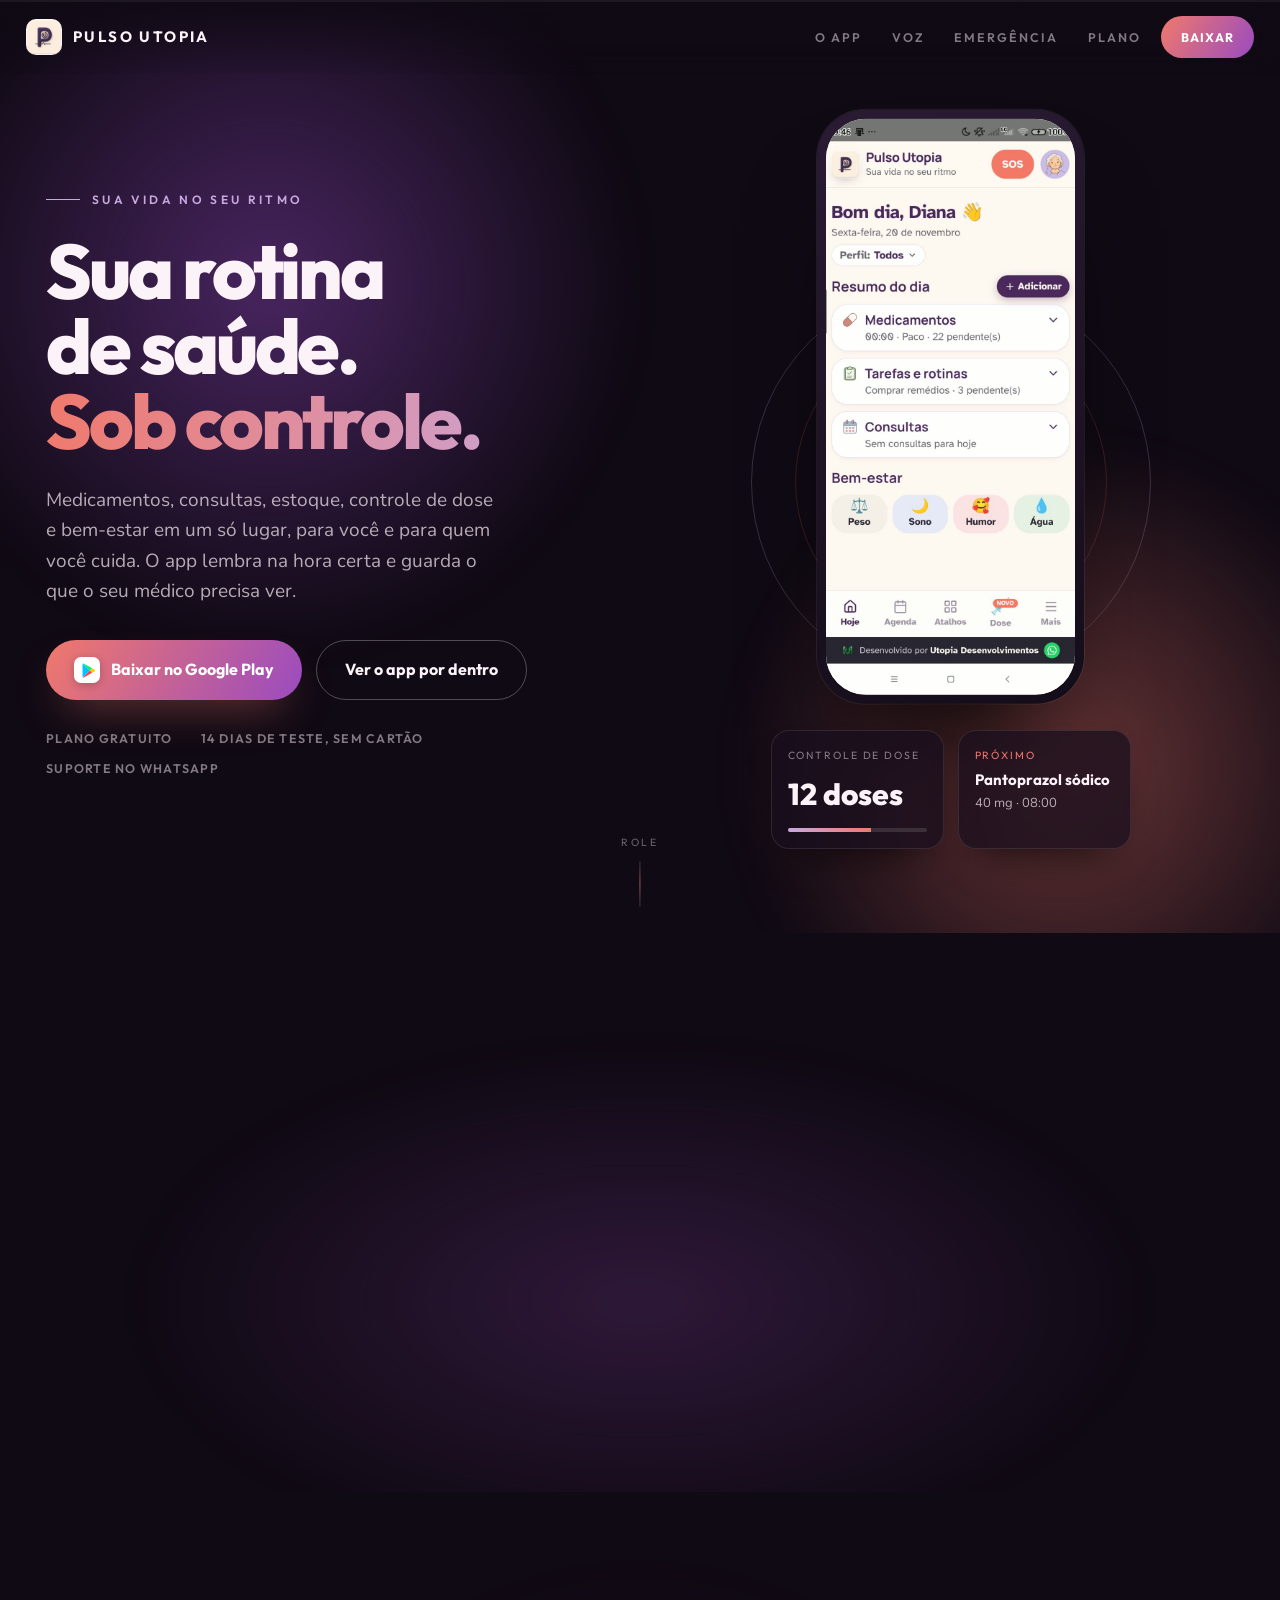
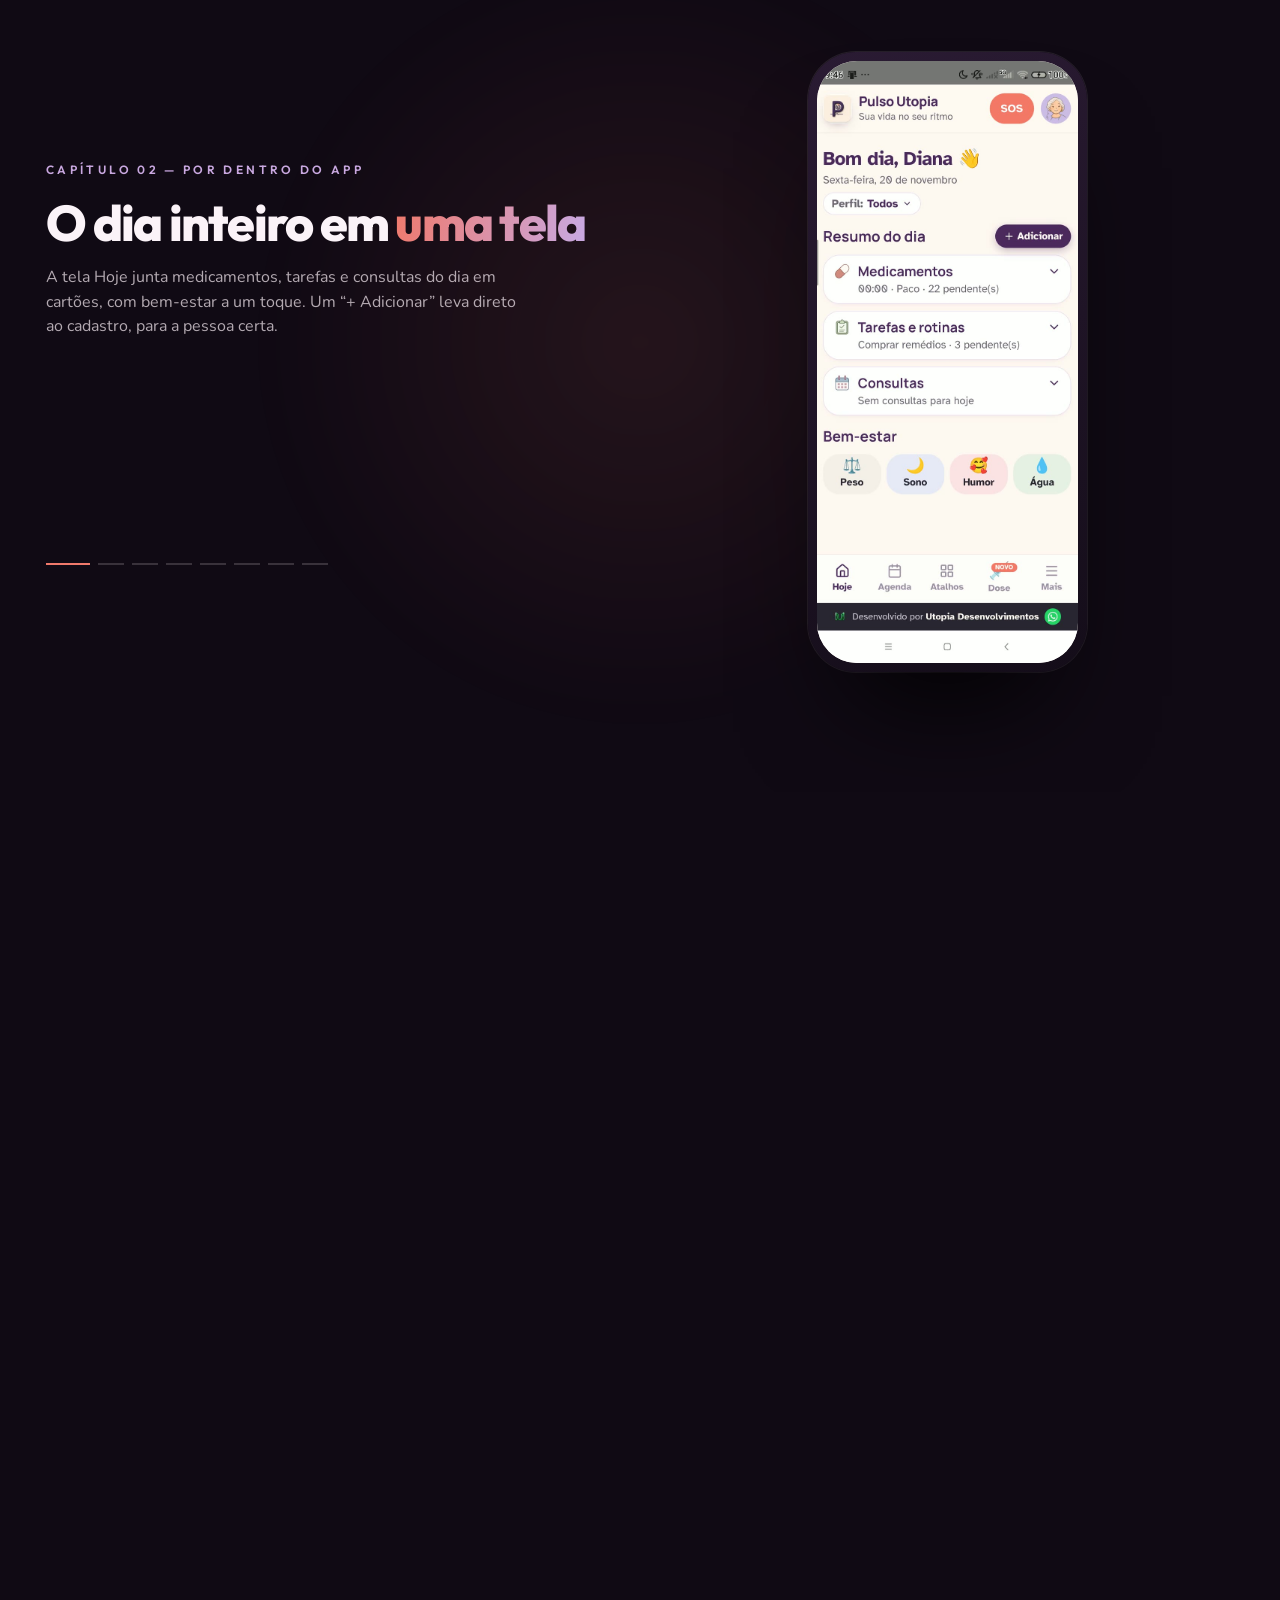
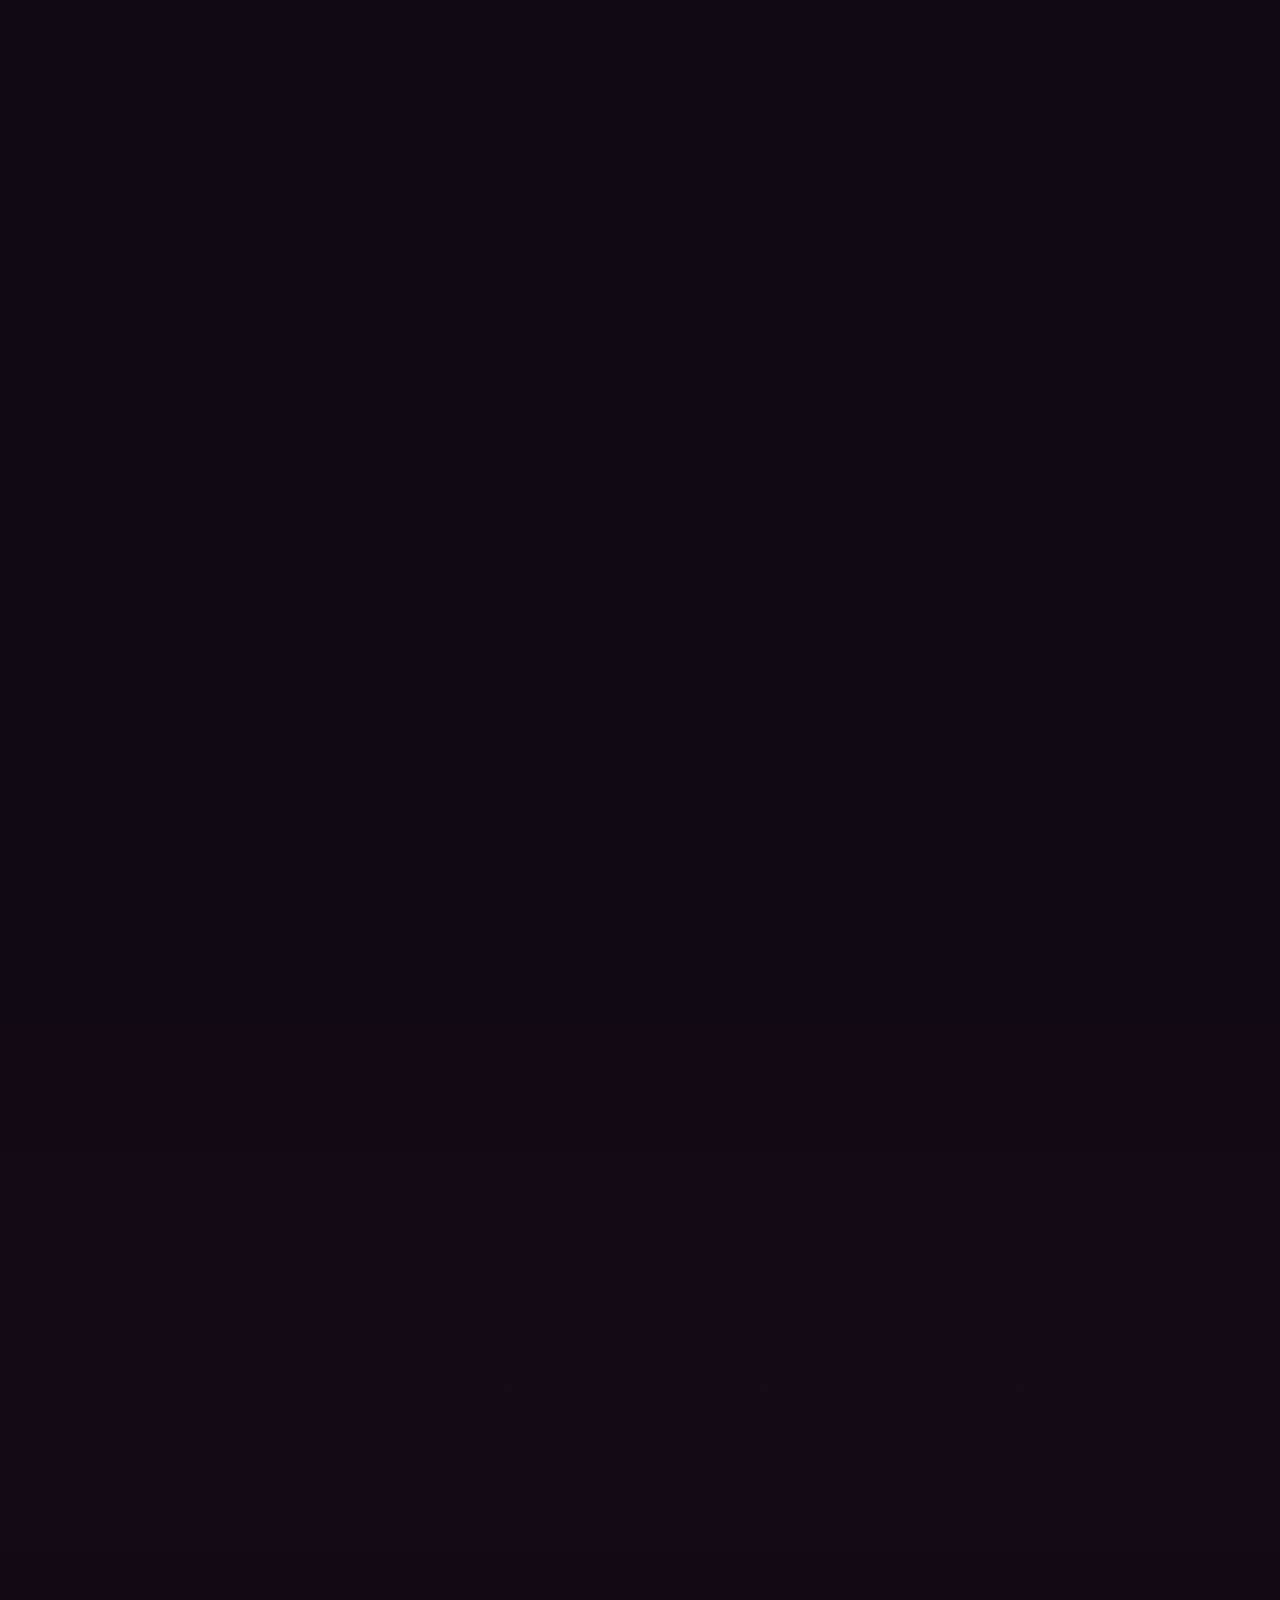
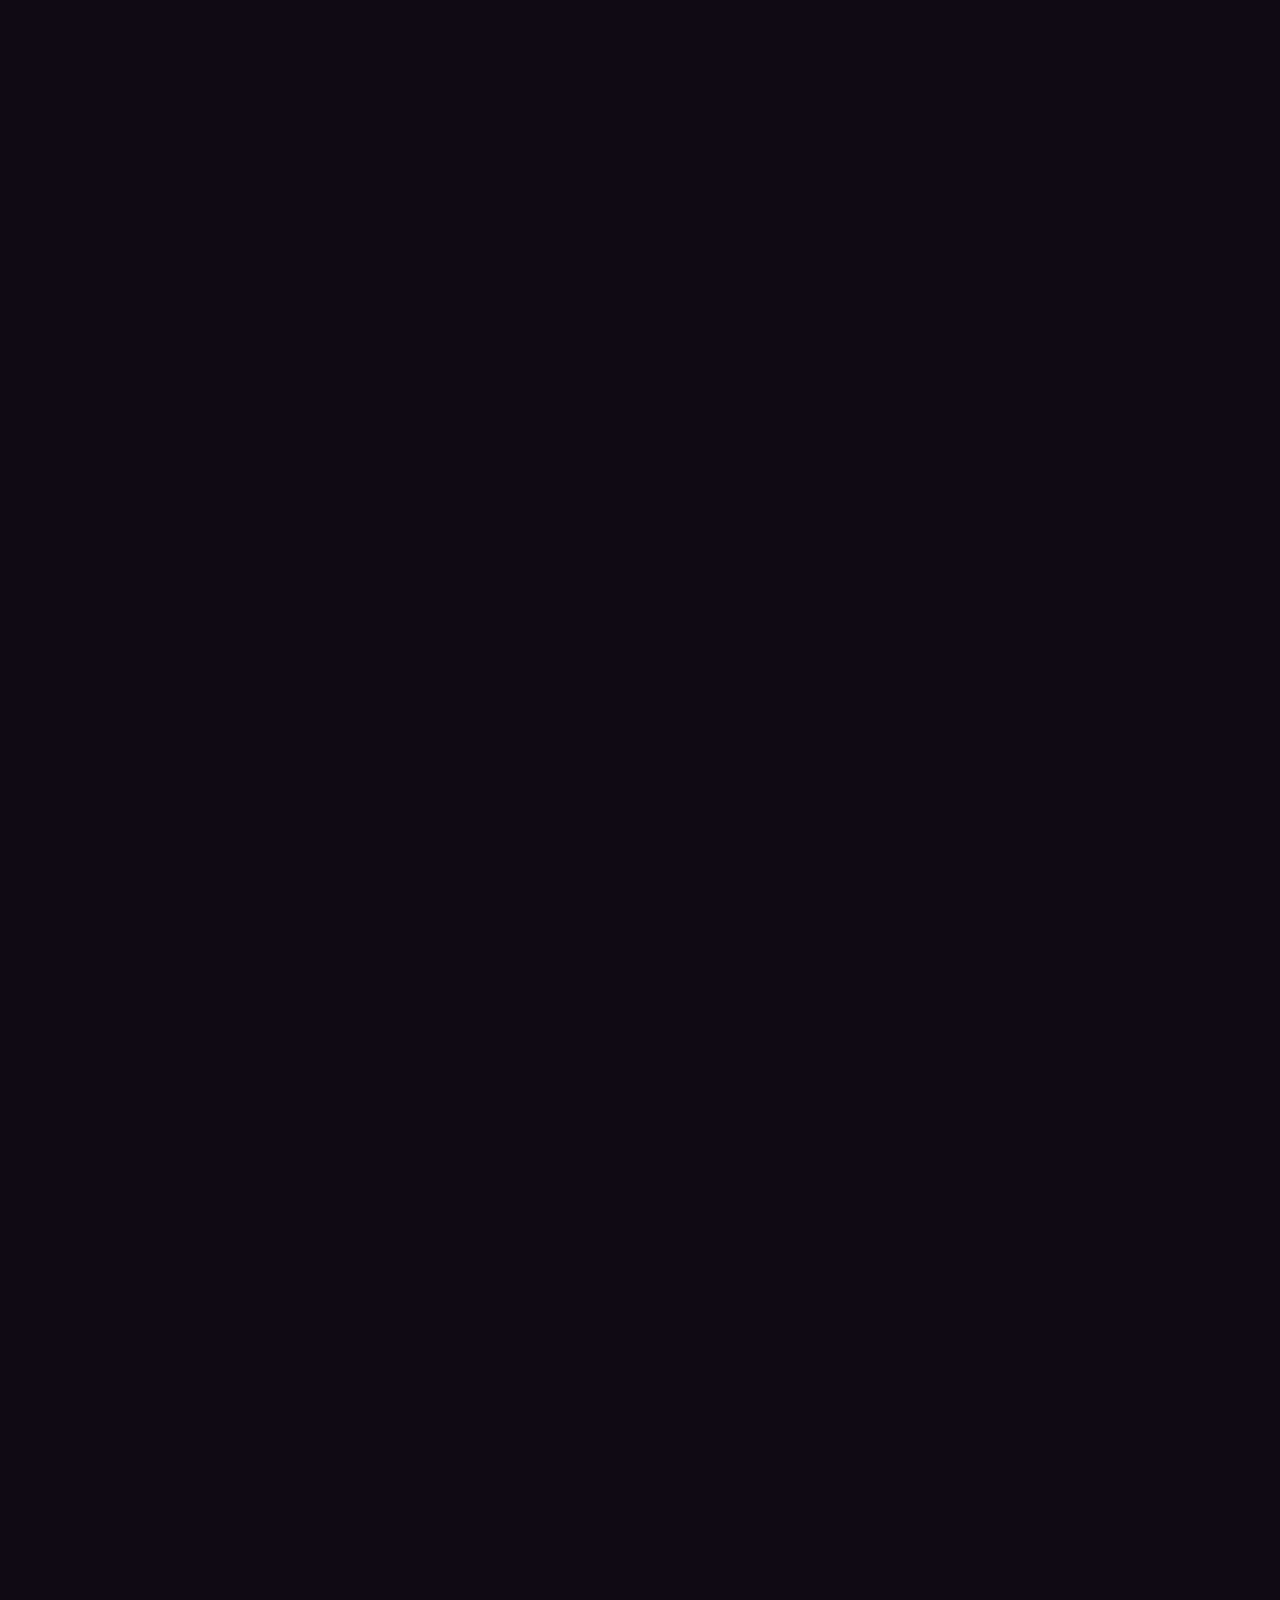
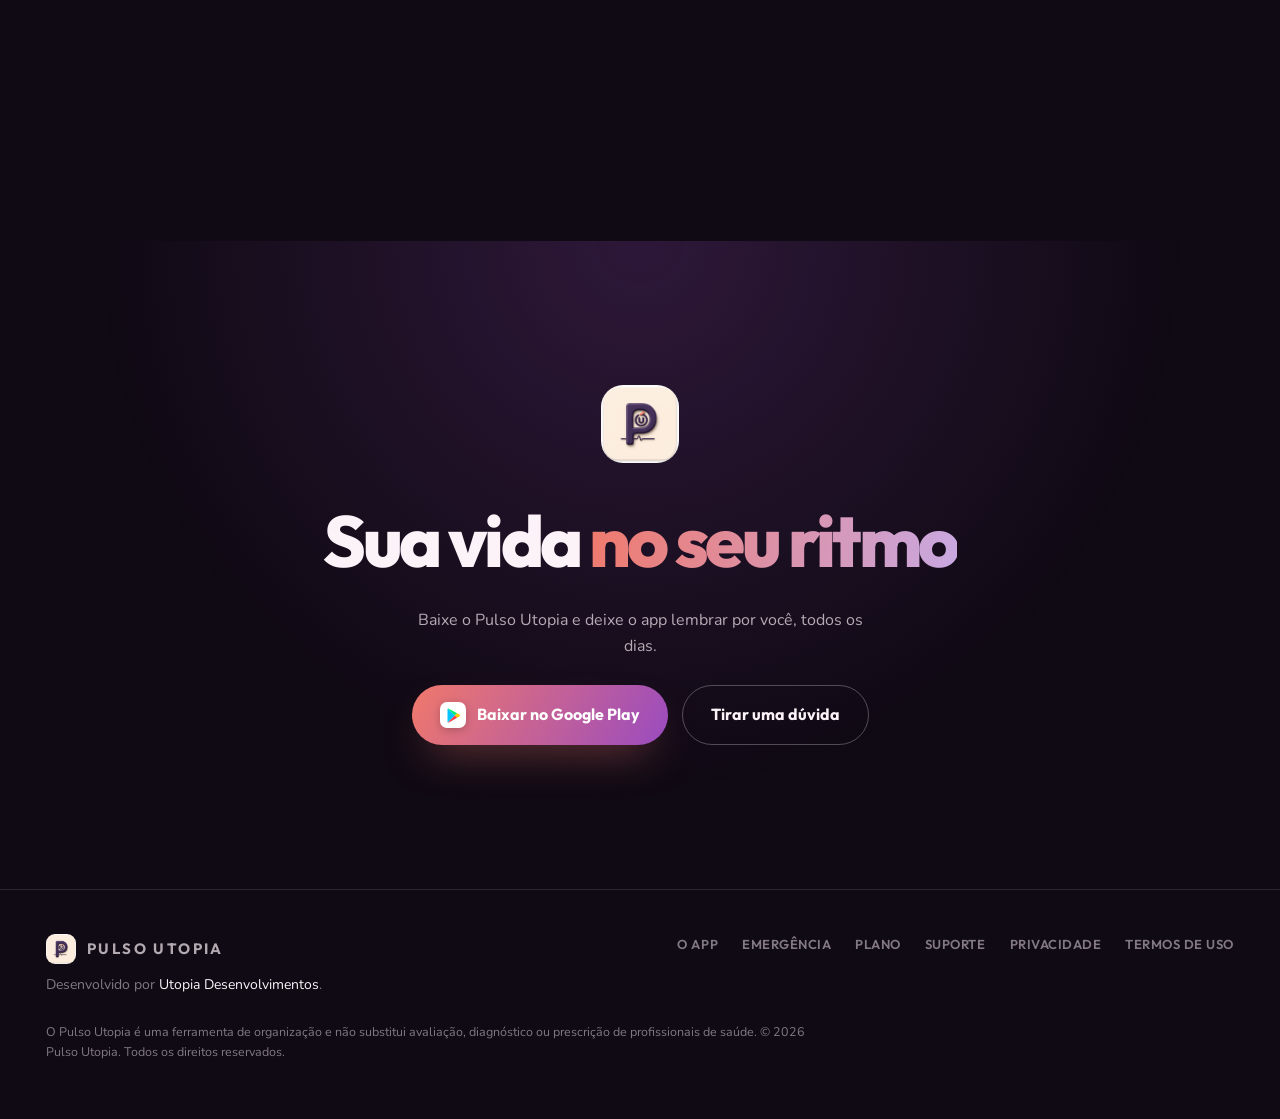
<file: index.html>
<!doctype html>
<html lang="pt-BR">
<head>
<meta charset="utf-8" />
<meta name="viewport" content="width=device-width, initial-scale=1" />
<title>Pulso Utopia — Sua rotina de saúde, sob controle | App de medicamentos, agenda e bem-estar</title>
<meta name="description" content="O Pulso Utopia organiza medicamentos, horários, estoque, controle de dose (para quem usa Tirzepatida, semaglutida, Mounjaro, Ozempic e outros), consultas, tarefas e bem-estar em um só app, com lembretes que falam, perfis para a família, assistente, botão SOS e relatórios em PDF. Plano gratuito, 14 dias de teste sem cartão e assinatura de R$ 14,99/mês." />
<meta name="keywords" content="app de lembrete de medicamentos, controle de remédios, controle de dose, controle de dose tirzepatida, controle de dose semaglutida, app Mounjaro, app Ozempic, estoque de medicamentos, adesão ao tratamento, agenda de consultas, cuidador, perfis da família, botão SOS, relatório de adesão PDF, Pulso Utopia" />
<meta name="author" content="Utopia Desenvolvimentos" />
<meta name="robots" content="index, follow, max-image-preview:large" />
<meta name="theme-color" content="#100A14" />
<link rel="canonical" href="https://pulso.utopiadesenvolvimentos.com.br/" />

<meta property="og:type" content="website" />
<meta property="og:locale" content="pt_BR" />
<meta property="og:site_name" content="Pulso Utopia" />
<meta property="og:title" content="Pulso Utopia — Sua vida no seu ritmo" />
<meta property="og:description" content="Medicamentos, consultas, bem-estar e emergência em um só app. Lembretes na hora certa e relatórios prontos para o seu médico." />
<meta property="og:url" content="https://pulso.utopiadesenvolvimentos.com.br/" />
<meta property="og:image" content="https://pulso.utopiadesenvolvimentos.com.br/assets/pulso-dashboard.png" />
<meta name="twitter:card" content="summary_large_image" />
<meta name="twitter:title" content="Pulso Utopia — Sua vida no seu ritmo" />
<meta name="twitter:description" content="Medicamentos, consultas, bem-estar e emergência em um só app." />
<meta name="twitter:image" content="https://pulso.utopiadesenvolvimentos.com.br/assets/pulso-dashboard.png" />

<link rel="icon" href="assets/favicon.svg" type="image/svg+xml" />
<link rel="apple-touch-icon" href="assets/pulso-icon.png" />

<link rel="preconnect" href="https://fonts.googleapis.com" />
<link rel="preconnect" href="https://fonts.gstatic.com" crossorigin />
<link href="https://fonts.googleapis.com/css2?family=Instrument+Serif:ital@0;1&family=Nunito:wght@400;600;700&family=Outfit:wght@300;500;600;700;800&display=swap" rel="stylesheet" />

<script type="application/ld+json">
{
  "@context": "https://schema.org",
  "@type": "MobileApplication",
  "name": "Pulso Utopia",
  "operatingSystem": "Android 8.0+",
  "applicationCategory": "HealthApplication",
  "inLanguage": "pt-BR",
  "description": "App para controle de medicamentos, horários, estoque, controle de dose, agenda de consultas, tarefas, bem-estar, perfis para a família, emergência e relatórios de adesão.",
  "offers": [
    { "@type": "Offer", "name": "Plano gratuito", "price": "0", "priceCurrency": "BRL" },
    { "@type": "Offer", "name": "Plano completo", "price": "14.99", "priceCurrency": "BRL", "category": "subscription" }
  ],
  "featureList": [
    "Lembretes de medicamentos com voz",
    "Controle de estoque",
    "Controle de dose e previsão de reposição",
    "Agenda de consultas com Google Agenda",
    "Tarefas e rotinas",
    "Perfis para pessoas e pets, com compartilhamento por convite",
    "Assistente inteligente",
    "Registros de bem-estar",
    "Botão SOS e contatos de emergência",
    "Relatórios de adesão em PDF"
  ],
  "publisher": { "@type": "Organization", "name": "Utopia Desenvolvimentos", "url": "https://utopiadesenvolvimentos.com.br/" }
}
</script>

<style>
:root{
  --bg:#100A14; --bg-2:#180F1E; --panel:rgba(24,15,30,.72);
  --ink:#F3E7EF; --ink-soft:rgba(243,231,239,.72); --ink-dim:rgba(243,231,239,.5);
  --line:rgba(251,243,248,.12);
  --coral:#F0796B; --coral-deep:#C9575F; --lilac:#C9A8E0; --white:#FBF3F8; --plum:#9A4BC0;
  --font-display:'Outfit', system-ui, Arial, sans-serif;
  --font-body:'Nunito', system-ui, Arial, sans-serif;
  --font-serif:'Instrument Serif', Georgia, 'Times New Roman', serif;
}
*{box-sizing:border-box}
html{scroll-behavior:smooth}
body{margin:0;background:var(--bg);color:var(--ink);font-family:var(--font-body);line-height:1.6}
html,body{overflow-x:clip;max-width:100%}
a{color:var(--white);text-decoration:none}
a:hover{color:var(--coral)}
img{max-width:100%;display:block}
h1,h2,h3{font-family:var(--font-display);margin:0}
::selection{background:var(--coral);color:#fff}

@keyframes puFloat{0%,100%{transform:translate3d(0,0,0)}50%{transform:translate3d(0,-16px,0)}}
@keyframes puDrift{0%,100%{transform:translate3d(0,0,0) scale(1)}50%{transform:translate3d(3%,-4%,0) scale(1.08)}}
@keyframes puScrollCue{0%{transform:translateY(-70%);opacity:0}40%{opacity:1}100%{transform:translateY(70%);opacity:0}}
@keyframes puShimmer{0%{background-position:0% 50%}100%{background-position:200% 50%}}

.wrap{width:100%;max-width:1240px;margin:0 auto;padding:0 26px}

/* progress + header */
.progress{position:fixed;inset:0 0 auto 0;height:2px;z-index:100;background:rgba(255,255,255,.06)}
.progress > i{display:block;height:100%;width:100%;transform:scaleX(0);transform-origin:0 50%;background:linear-gradient(90deg,var(--lilac),var(--coral));will-change:transform}
.site-header{position:fixed;inset:0 0 auto 0;z-index:95;display:flex;align-items:center;gap:20px;padding:16px 26px;backdrop-filter:blur(14px);background:linear-gradient(180deg,rgba(16,10,20,.88),rgba(16,10,20,0))}
.brand{display:flex;align-items:center;gap:11px;min-width:0}
.brand img{width:36px;height:36px;border-radius:10px;object-fit:contain;background:transparent}
.brand span{font-family:var(--font-display);font-weight:700;font-size:15px;letter-spacing:.16em;text-transform:uppercase;color:var(--white)}
.site-nav{margin-left:auto;display:flex;align-items:center;gap:30px;font-family:var(--font-display);font-size:12.5px;font-weight:600;letter-spacing:.16em;text-transform:uppercase}
.site-nav a{color:var(--ink-dim)}
.site-nav a:hover{color:var(--coral)}
.header-cta{flex:none;font-family:var(--font-display);font-weight:700;font-size:12.5px;letter-spacing:.08em;text-transform:uppercase;color:#fff;background:linear-gradient(120deg,var(--coral),var(--plum));padding:11px 20px;border-radius:999px}
.header-cta:hover{color:#fff;filter:brightness(1.06)}

/* google play button — brand colours + brand mark */
.btn{display:inline-flex;align-items:center;justify-content:center;gap:11px;font-family:var(--font-display);font-weight:700;border-radius:999px;transition:transform .25s ease,filter .25s ease,border-color .25s ease,color .25s ease}
.btn-play{font-size:16px;color:#fff;background:linear-gradient(120deg,var(--coral),var(--plum));padding:16px 28px;box-shadow:0 20px 44px -18px rgba(240,121,107,.55)}
.btn-play:hover{color:#fff;transform:translateY(-3px);filter:brightness(1.05)}
.btn-play .gp{display:grid;place-items:center;width:26px;height:26px;border-radius:7px;background:#fff;flex:none;box-shadow:0 2px 8px rgba(0,0,0,.22)}
.btn-play .gp svg{width:15px;height:15px;display:block}
.btn-ghost{font-size:16px;color:var(--white);border:1px solid rgba(251,243,248,.28);padding:16px 28px}
.btn-ghost:hover{border-color:var(--coral);color:var(--coral)}
.btn-block{width:100%}

.floating-cta{position:fixed;right:26px;bottom:26px;z-index:96;opacity:0;transform:translateY(24px);pointer-events:none;transition:opacity .45s ease,transform .45s cubic-bezier(.22,1,.36,1);display:inline-flex;align-items:center;gap:10px;font-family:var(--font-display);font-weight:700;font-size:14.5px;color:#fff;background:linear-gradient(120deg,var(--coral),var(--coral-deep));padding:15px 24px;border-radius:999px;box-shadow:0 18px 40px -12px rgba(240,121,107,.6)}
.floating-cta.is-visible{opacity:1;transform:translateY(0);pointer-events:auto}
.floating-cta:hover{color:#fff;transform:translateY(-3px)}
.floating-cta i{width:7px;height:7px;border-radius:50%;background:#fff;opacity:.85}

section{position:relative}
.eyebrow{display:inline-flex;align-items:center;gap:12px;font-family:var(--font-display);font-size:12px;font-weight:600;letter-spacing:.28em;text-transform:uppercase;color:var(--lilac)}
.eyebrow::before{content:"";width:34px;height:1px;background:var(--lilac)}
.chapter{font-family:var(--font-display);font-size:12px;font-weight:600;letter-spacing:.28em;text-transform:uppercase;color:var(--lilac)}
.blob{position:absolute;border-radius:50%;filter:blur(22px);pointer-events:none;z-index:0}

/* hero */
.hero{min-height:auto;display:flex;align-items:center;padding:112px 0 84px;overflow:hidden}
.hero .blob-1{top:-12%;left:-10%;width:62vw;height:62vw;background:radial-gradient(circle,rgba(120,60,160,.55),rgba(120,60,160,0) 65%);animation:puDrift 22s ease-in-out infinite}
.hero .blob-2{bottom:-22%;right:-12%;width:58vw;height:58vw;background:radial-gradient(circle,rgba(240,121,107,.4),rgba(240,121,107,0) 62%);animation:puDrift 28s ease-in-out infinite reverse}
.hero-grid{position:relative;z-index:2;display:grid;grid-template-columns:repeat(auto-fit,minmax(300px,1fr));gap:54px;align-items:center}
.hero h1{font-family:var(--font-display);font-weight:800;font-size:clamp(38px,6vw,78px);line-height:.98;letter-spacing:-.04em;margin:24px 0 0;color:var(--white)}
.hero h1 .ln{display:block;transition:opacity .9s ease,transform 1s cubic-bezier(.22,1,.36,1)}
.js .hero h1 .ln{opacity:0;transform:translateY(30px)}
.grad,.hero h1 .grad,.pull .em{background:linear-gradient(100deg,var(--coral),var(--lilac),var(--coral));background-size:200% auto;-webkit-background-clip:text;background-clip:text;-webkit-text-fill-color:transparent;color:transparent;animation:puShimmer 9s linear infinite}
.reveal-word{transition:opacity .8s ease,transform .9s cubic-bezier(.22,1,.36,1)}
.js .reveal-word{opacity:0;transform:translateY(18px)}
.hero p.lead{font-size:clamp(16px,1.6vw,19px);line-height:1.6;color:var(--ink-soft);max-width:460px;margin:26px 0 0}
.hero-actions{display:flex;flex-wrap:wrap;gap:14px;margin-top:34px}
.hero-meta{display:flex;flex-wrap:wrap;gap:10px 28px;margin-top:28px;font-family:var(--font-display);font-size:12.5px;font-weight:600;letter-spacing:.1em;text-transform:uppercase;color:var(--ink-dim)}
.hero-visual{position:relative;display:flex;flex-direction:column;align-items:center;justify-content:center;min-width:0}
.ring{position:absolute;border-radius:50%;aspect-ratio:1;pointer-events:none}
.ring-1{width:min(88%,400px);border:1px solid rgba(201,168,224,.22)}
.ring-2{width:min(70%,312px);border:1px solid rgba(240,121,107,.18)}
.phone{position:relative;z-index:2;height:clamp(400px,66svh,600px);aspect-ratio:720/1600;max-width:100%;animation:puFloat 8s ease-in-out infinite;background:linear-gradient(160deg,#2A1B33,#140D19);padding:9px;border-radius:48px;box-shadow:0 70px 110px -46px rgba(0,0,0,.92),0 0 0 1px rgba(251,243,248,.09)}
.phone > img{position:absolute;inset:9px;width:calc(100% - 18px);height:calc(100% - 18px);object-fit:cover;object-position:top;border-radius:40px;background:#FDF6F1}
.hero-cards{position:relative;z-index:2;display:grid;grid-template-columns:repeat(auto-fit,minmax(140px,1fr));gap:14px;width:100%;max-width:360px;margin-top:24px}
.mini{background:var(--panel);border:1px solid rgba(251,243,248,.1);border-radius:18px;padding:16px;backdrop-filter:blur(12px);box-shadow:0 22px 44px -22px rgba(0,0,0,.8)}
.mini .k{font-family:var(--font-display);font-size:10.5px;letter-spacing:.18em;text-transform:uppercase;color:var(--ink-dim)}
.mini .k.hot{color:var(--coral)}
.mini .big{font-family:var(--font-display);font-weight:800;font-size:30px;color:var(--white);margin-top:6px}
.mini .bar{height:4px;border-radius:999px;background:rgba(255,255,255,.12);margin-top:10px;overflow:hidden}
.mini .bar > i{display:block;height:100%;width:92%;background:linear-gradient(90deg,var(--lilac),var(--coral))}
.mini .t{font-family:var(--font-display);font-weight:700;font-size:15px;color:var(--white);margin-top:6px;line-height:1.3}
.mini .s{font-size:13px;color:var(--ink-soft);margin-top:4px}
.scroll-cue{position:absolute;left:50%;bottom:26px;transform:translateX(-50%);display:flex;flex-direction:column;align-items:center;gap:10px}
.scroll-cue span{font-family:var(--font-display);font-size:10.5px;letter-spacing:.24em;text-transform:uppercase;color:rgba(243,231,239,.4)}
.scroll-cue .track{width:1px;height:46px;background:rgba(243,231,239,.16);position:relative;overflow:hidden;display:block}
.scroll-cue .track i{position:absolute;inset:0;background:linear-gradient(180deg,transparent,var(--coral),transparent);animation:puScrollCue 2.4s ease-in-out infinite;display:block}

/* generic editorial section */
.band{padding:clamp(90px,14vh,170px) 0;overflow:hidden}
.band .blob-c{top:20%;left:50%;transform:translateX(-50%);width:80vw;height:40vw;filter:blur(16px);background:radial-gradient(ellipse,rgba(90,44,110,.42),rgba(90,44,110,0) 70%)}
.pull{font-family:var(--font-serif);font-size:clamp(28px,5vw,60px);line-height:1.16;letter-spacing:-.02em;color:var(--white);max-width:900px;margin:32px auto 0;text-align:center}
.pull .em{font-style:italic}
.band .sub{font-size:clamp(15px,1.7vw,18px);line-height:1.65;color:var(--ink-soft);max-width:560px;margin:28px auto 0;text-align:center}
[data-reveal]{transition:opacity .7s ease,transform .8s cubic-bezier(.22,1,.36,1)}
.js [data-reveal]{opacity:0;transform:translateY(28px)}
.js [data-reveal].in{opacity:1;transform:none}

/* showcase */
.showcase{position:relative;min-height:800vh}
.showcase-inner{position:sticky;top:0;height:100svh;display:flex;align-items:center;overflow:hidden;padding:74px 0 34px}
.showcase-glow{position:absolute;top:50%;left:50%;width:70vw;height:70vw;margin:-35vw 0 0 -35vw;border-radius:50%;filter:blur(20px);background:radial-gradient(circle,rgba(240,121,107,.28),rgba(240,121,107,0) 62%);transition:opacity .8s ease;pointer-events:none}
.showcase-grid{position:relative;z-index:2;display:grid;grid-template-columns:repeat(auto-fit,minmax(290px,1fr));gap:40px;align-items:center}
.steps{position:relative;height:clamp(250px,42svh,340px);margin-top:18px}
.step{position:absolute;inset:0;opacity:0;transform:translateY(26px);transition:opacity .55s ease,transform .7s cubic-bezier(.22,1,.36,1);pointer-events:none}
.step.on{opacity:1;transform:none;pointer-events:auto}
.step h3{font-weight:800;font-size:clamp(28px,4vw,50px);line-height:1.04;letter-spacing:-.035em;color:var(--white)}
.step p{font-size:16px;line-height:1.55;color:var(--ink-soft);margin:16px 0 0;max-width:480px}
.dots{display:flex;align-items:center;gap:8px;margin-top:26px}
.dots i{height:2px;width:26px;background:rgba(243,231,239,.18);transition:background .4s ease,width .4s ease}
.dots i.on{background:var(--coral);width:44px}
.stage{display:flex;justify-content:center;align-items:center}
.device{position:relative;height:clamp(400px,72svh,620px);aspect-ratio:720/1600;max-width:100%;background:linear-gradient(160deg,#2A1B33,#140D19);padding:9px;border-radius:48px;box-shadow:0 70px 110px -46px rgba(0,0,0,.92),0 0 0 1px rgba(251,243,248,.09)}
.device .screen-wrap{position:absolute;inset:9px;border-radius:40px;overflow:hidden;background:#FDF6F1}
.device .screen-wrap img{position:absolute;inset:0;width:100%;height:100%;object-fit:cover;object-position:top;opacity:0;transform:translateY(6%) scale(1.03);transition:opacity .6s ease,transform .8s cubic-bezier(.22,1,.36,1)}
.device .screen-wrap img.on{opacity:1;transform:none}

/* voz */
.voz-grid{position:relative;z-index:2;display:grid;grid-template-columns:repeat(auto-fit,minmax(260px,1fr));gap:20px;margin-top:44px}
.voz-card{background:var(--panel);border:1px solid var(--line);border-radius:22px;padding:24px;backdrop-filter:blur(12px)}
.voz-card .when{font-family:var(--font-display);font-size:11px;font-weight:600;letter-spacing:.16em;text-transform:uppercase;color:var(--lilac)}
.voz-card .kind{font-family:var(--font-display);font-size:11px;font-weight:600;letter-spacing:.16em;text-transform:uppercase;color:var(--ink-dim);margin-top:4px}
.voz-card blockquote{font-family:var(--font-serif);font-size:20px;line-height:1.4;color:var(--white);margin:16px 0 20px}
.voz-listen{display:inline-flex;align-items:center;gap:9px;font-family:var(--font-display);font-weight:700;font-size:13.5px;color:var(--bg);background:var(--white);border:0;border-radius:999px;padding:11px 18px;cursor:pointer;transition:background .25s ease,color .25s ease}
.voz-listen:hover{background:var(--coral);color:#fff}
.voz-listen svg{width:14px;height:14px}
.voz-listen.is-playing{background:var(--coral);color:#fff}
.voz-listen.is-playing .voz-listen-label{display:none}
.voz-listen.is-playing::after{content:"Parar"}
.voz-bullets{display:flex;flex-wrap:wrap;gap:10px 26px;margin-top:26px;font-family:var(--font-display);font-size:13px;font-weight:600;letter-spacing:.06em;text-transform:uppercase;color:var(--ink-dim)}

/* camadas */
.layers{position:relative;z-index:2;display:grid;grid-template-columns:repeat(auto-fit,minmax(230px,1fr));gap:16px;margin-top:44px}
.layer{border:1px solid var(--line);border-radius:20px;padding:22px;background:linear-gradient(160deg,rgba(255,255,255,.03),rgba(255,255,255,0))}
.layer .n{font-family:var(--font-display);font-weight:800;font-size:14px;color:var(--coral);letter-spacing:.1em}
.layer h3{font-size:18px;color:var(--white);margin:12px 0 8px;letter-spacing:-.01em}
.layer p{margin:0;font-size:14.5px;line-height:1.55;color:var(--ink-soft)}

/* card: hover + toque (inspirado no highlight-card, sem loops) */
.layer,.persona,.voz-card,.mini,.price-card{position:relative;overflow:hidden;transition:transform .35s cubic-bezier(.22,1,.36,1),border-color .35s ease,box-shadow .35s ease}
.layer,.persona,.voz-card,.mini{cursor:pointer}
.layer > *,.persona > *,.voz-card > *,.price-card > *{position:relative;z-index:2}
.layer:active,.persona:active,.voz-card:active,.mini:active{transform:scale(.985)}

/* 1 · leve elevação e rotação */
.layer:hover,.persona:hover,.voz-card:hover,.price-card:hover{transform:translateY(-6px) scale(1.02) rotate(-.5deg);border-color:rgba(240,121,107,.4);box-shadow:0 30px 60px -30px rgba(240,121,107,.35);z-index:3}
.mini:hover{transform:translateY(-4px) scale(1.02);border-color:rgba(240,121,107,.4)}

/* 2 · varredura diagonal de brilho (uma passada no hover) */
.layer::before,.persona::before,.voz-card::before,.price-card::before{content:"";position:absolute;top:0;bottom:0;left:0;width:55%;z-index:1;pointer-events:none;background:linear-gradient(90deg,transparent,rgba(201,168,224,.16),transparent);transform:translateX(-130%) skewX(-18deg);transition:transform .9s cubic-bezier(.22,1,.36,1)}
.layer:hover::before,.persona:hover::before,.voz-card:hover::before,.price-card:hover::before{transform:translateX(330%) skewX(-18deg)}

/* 3 · cantos que acendem no hover */
.layer::after,.persona::after,.voz-card::after,.price-card::after{content:"";position:absolute;inset:0;z-index:1;pointer-events:none;border-radius:inherit;opacity:0;transition:opacity .4s ease;background:radial-gradient(130px 130px at 0 0,rgba(240,121,107,.20),transparent 70%),radial-gradient(130px 130px at 100% 100%,rgba(201,168,224,.18),transparent 70%)}
.layer:hover::after,.persona:hover::after,.voz-card:hover::after,.price-card:hover::after{opacity:1}

/* toque: pulso rápido + brilho coral */
.layer.tapped,.persona.tapped,.voz-card.tapped,.mini.tapped{animation:puTap .5s cubic-bezier(.22,1,.36,1);border-color:var(--coral);box-shadow:0 0 0 1px rgba(240,121,107,.55),0 24px 60px -22px rgba(240,121,107,.45)}
@keyframes puTap{0%{transform:scale(1)}28%{transform:scale(.955)}60%{transform:scale(1.012)}100%{transform:scale(1)}}

/* emergência */
.sos{padding:clamp(90px,14vh,160px) 0;background:linear-gradient(180deg,var(--bg),#150b14 60%,var(--bg))}
.sos-grid{display:grid;grid-template-columns:repeat(auto-fit,minmax(280px,1fr));gap:44px;align-items:center}
.sos h2{font-weight:800;font-size:clamp(30px,4.6vw,58px);line-height:1.03;letter-spacing:-.04em;color:var(--white);margin:18px 0 0}
.sos p{font-size:clamp(15px,1.6vw,18px);line-height:1.62;color:var(--ink-soft);margin:20px 0 0}
.sos-calls{display:flex;flex-wrap:wrap;gap:14px;margin-top:26px}
.sos-call{display:inline-flex;align-items:center;gap:10px;font-family:var(--font-display);font-weight:700;font-size:15px;color:#fff;background:linear-gradient(120deg,var(--coral),var(--coral-deep));padding:14px 22px;border-radius:999px}
.sos-call:hover{color:#fff;filter:brightness(1.06)}
.sos-stats{display:grid;grid-template-columns:repeat(2,1fr);gap:16px}
.stat{border:1px solid var(--line);border-radius:20px;padding:22px;background:var(--panel)}
.stat .v{font-family:var(--font-display);font-weight:800;font-size:clamp(30px,4vw,44px);color:var(--white);line-height:1}
.stat .l{font-size:13.5px;color:var(--ink-soft);margin-top:8px}

/* personas */
.personas{position:relative;z-index:2;display:grid;grid-template-columns:repeat(auto-fit,minmax(260px,1fr));gap:18px;margin-top:44px}
.persona{border:1px solid var(--line);border-radius:22px;padding:26px;background:linear-gradient(160deg,rgba(255,255,255,.03),rgba(255,255,255,0))}
.persona h3{font-size:19px;color:var(--white);margin:0 0 10px}
.persona p{margin:0;font-size:15px;line-height:1.6;color:var(--ink-soft)}

/* plano */
.plano{padding:clamp(90px,14vh,170px) 0}
.plans{display:grid;grid-template-columns:repeat(auto-fit,minmax(280px,1fr));gap:22px;max-width:1040px;margin:44px auto 0;text-align:left}
.plans .price-card{max-width:none;margin:0;padding:34px}
.price-card{max-width:560px;margin:44px auto 0;border:1px solid var(--line);border-radius:30px;padding:40px;background:linear-gradient(160deg,var(--bg-2),#120b17);box-shadow:0 40px 90px -40px rgba(0,0,0,.8)}
.price-card .name{font-family:var(--font-display);font-size:12px;font-weight:600;letter-spacing:.2em;text-transform:uppercase;color:var(--lilac)}
.price-card .amount{display:flex;align-items:baseline;gap:8px;margin:16px 0 8px}
.price-card .amount strong{font-family:var(--font-display);font-weight:800;font-size:46px;color:var(--white)}
.price-card .amount span{color:var(--ink-dim)}
.price-card ul{list-style:none;margin:20px 0;padding:20px 0;border-top:1px solid var(--line);border-bottom:1px solid var(--line);display:grid;gap:12px}
.price-card li{display:flex;gap:10px;align-items:flex-start;font-size:15px;color:var(--ink-soft)}
.price-card li svg{width:18px;height:18px;flex:none;margin-top:3px;color:var(--coral)}
.price-card .actions{display:grid;gap:12px;margin-top:22px}
.price-card small{display:block;text-align:center;margin-top:16px;color:var(--ink-dim);font-size:13px}

/* final + footer */
.final{padding:clamp(100px,16vh,190px) 0;text-align:center;background:radial-gradient(ellipse at 50% 0%,rgba(154,75,192,.22),rgba(16,10,20,0) 60%)}
.final img{width:78px;height:78px;border-radius:22px;margin:0 auto;object-fit:contain}
.final h2{font-weight:800;font-size:clamp(34px,6vw,72px);letter-spacing:-.05em;color:var(--white);margin:20px 0 10px}
.final p{color:var(--ink-soft);margin:0 auto 26px;max-width:460px}
.final .actions{display:flex;flex-wrap:wrap;gap:14px;justify-content:center}
.site-footer{border-top:1px solid var(--line);padding:44px 0}
.footer-grid{display:flex;flex-wrap:wrap;gap:24px 40px;align-items:flex-start}
.site-footer .brand span{color:var(--ink-soft)}
.site-footer .made{font-size:14px;color:var(--ink-dim);margin-top:10px}
.footer-links{display:flex;flex-wrap:wrap;gap:8px 24px;margin-left:auto;font-family:var(--font-display);font-size:13px;font-weight:600;letter-spacing:.04em;text-transform:uppercase}
.footer-links a{color:var(--ink-dim)}
.footer-links a:hover{color:var(--coral)}
.disclaimer{margin-top:26px;font-size:12.5px;line-height:1.6;color:var(--ink-dim);max-width:760px}

@media (max-width:900px){
  .site-nav{display:none}
  .hero{padding-top:112px}
  .hero p.lead,.hero-actions,.hero-meta{margin-left:auto;margin-right:auto}
  .hero-grid{text-align:center}
  .showcase{min-height:0}
  .showcase-inner{height:auto;position:static;padding:60px 0}
  .steps{position:static;height:auto}
  .step{position:static;opacity:1;transform:none;margin-bottom:34px}
  .step.on{}
  .dots{display:none}
  .device{margin:0 auto}
  .device .screen-wrap img{position:relative;opacity:1;transform:none}
  .device .screen-wrap img + img{display:none}
}
@media (max-width:520px){
  .wrap{padding:0 18px}
  .site-header{padding:14px 18px}
  .btn-play,.btn-ghost{width:100%}
  .sos-stats{grid-template-columns:1fr}
}
@media (prefers-reduced-motion:reduce){
  html{scroll-behavior:auto}
  *,*::before,*::after{animation-duration:.001ms!important;animation-iteration-count:1!important;transition-duration:.001ms!important}
  .hero h1 .ln,.reveal-word,[data-reveal],
  .js .hero h1 .ln,.js .reveal-word,.js [data-reveal],.js [data-reveal].in{opacity:1!important;transform:none!important}
  .hero-grid{opacity:1!important;transform:none!important}
  .layer:hover,.persona:hover,.voz-card:hover,.mini:hover,.price-card:hover{transform:none}
  .layer::before,.persona::before,.voz-card::before,.price-card::before,
  .layer::after,.persona::after,.voz-card::after,.price-card::after{display:none}
}
</style>
<script>document.documentElement.className += ' js';</script>
</head>
<body>

<div class="progress" aria-hidden="true"><i data-progress></i></div>

<header class="site-header">
  <a class="brand" href="#inicio" aria-label="Pulso Utopia — início">
    <img src="assets/pulso-icon.png" alt="" width="36" height="36" />
    <span>Pulso Utopia</span>
  </a>
  <nav class="site-nav" aria-label="Navegação principal">
    <a href="#app">O app</a>
    <a href="#voz">Voz</a>
    <a href="#emergencia">Emergência</a>
    <a href="#plano">Plano</a>
  </nav>
  <a class="header-cta" href="https://play.google.com/store/apps/details?id=br.com.utopiadesenvolvimentos.pulsoutopia" target="_blank" rel="noreferrer">Baixar</a>
</header>

<a class="floating-cta" data-floating href="https://play.google.com/store/apps/details?id=br.com.utopiadesenvolvimentos.pulsoutopia" target="_blank" rel="noreferrer">
  Baixar grátis <i></i>
</a>

<main>
  <section class="hero" id="inicio">
    <div class="blob blob-1"></div>
    <div class="blob blob-2"></div>
    <div class="wrap hero-grid">
      <div>
        <span class="eyebrow reveal-word">Sua vida no seu ritmo</span>
        <h1>
          <span class="ln">Sua rotina</span>
          <span class="ln">de saúde.</span>
          <span class="ln grad">Sob controle.</span>
        </h1>
        <p class="lead reveal-word">Medicamentos, consultas, estoque, controle de dose e bem-estar em um só lugar, para você e para quem você cuida. O app lembra na hora certa e guarda o que o seu médico precisa ver.</p>
        <div class="hero-actions reveal-word">
          <a class="btn btn-play" href="https://play.google.com/store/apps/details?id=br.com.utopiadesenvolvimentos.pulsoutopia" target="_blank" rel="noreferrer">
            <span class="gp" aria-hidden="true"><svg viewBox="0 0 512 512"><path fill="#00C4FF" d="M99.6 22.3c-8.3 4.4-13.6 12.9-13.6 24.1v419.2c0 11.2 5.3 19.7 13.6 24.1l1.4.7 235.5-235.5v-2.1L100.9 21.5z"/><path fill="#00EE76" d="M412.3 181.7 132.9 22.9c-11.3-6.3-25-5.8-33.3-.6l236.3 236.6z"/><path fill="#FFC900" d="m412.3 181.7-76.4 76.4 76.4 76.4 90.2-51.3c25.3-14.4 25.3-37.9 0-52.3z"/><path fill="#FF3D47" d="M99.6 493.9c8.3 5.2 22 5.7 33.3-.6l279.4-158.8-76.4-76.4z"/></svg></span>
            Baixar no Google Play
          </a>
          <a class="btn btn-ghost" href="#app">Ver o app por dentro</a>
        </div>
        <div class="hero-meta reveal-word">
          <span>Plano gratuito</span>
          <span>14 dias de teste, sem cartão</span>
          <span>Suporte no WhatsApp</span>
        </div>
      </div>

      <div class="hero-visual">
        <div class="ring ring-1" data-par="-0.1"></div>
        <div class="ring ring-2" data-par="-0.16"></div>
        <div class="phone" data-par="-0.05">
          <img src="assets/app-v17-hoje.jpg" alt="Tela Hoje do Pulso Utopia com o resumo do dia: medicamentos, tarefas, consultas e bem-estar" width="360" height="800" />
        </div>
        <div class="hero-cards">
          <div class="mini">
            <div class="k">Controle de dose</div>
            <div class="big">12 doses</div>
            <div class="bar"><i style="width:60%"></i></div>
          </div>
          <div class="mini">
            <div class="k hot">Próximo</div>
            <div class="t">Pantoprazol sódico</div>
            <div class="s">40 mg · 08:00</div>
          </div>
        </div>
      </div>
    </div>
    <div class="scroll-cue" aria-hidden="true">
      <span>Role</span>
      <span class="track"><i></i></span>
    </div>
  </section>

  <section class="band">
    <div class="blob blob-c"></div>
    <div class="wrap">
      <div class="chapter" data-reveal>Capítulo 01 — O peso invisível</div>
      <p class="pull">
        <span data-reveal>Oito doses, quatro horários, três receitas</span>
        <span data-reveal>e uma <span class="em">memória só.</span></span>
      </p>
      <p class="sub" data-reveal>Quem convive com tratamento contínuo não esquece por descuido. Esquece porque a rotina é grande demais para caber na cabeça. O Pulso Utopia assume essa parte.</p>
    </div>
  </section>

  <section class="showcase" id="app" data-showcase>
    <div class="showcase-inner">
      <div class="showcase-glow" data-showcase-glow></div>
      <div class="wrap showcase-grid">
        <div>
          <div class="chapter">Capítulo 02 — Por dentro do app</div>
          <div class="steps" data-steps>
            <div class="step on"><h3>O dia inteiro em <span class="grad">uma tela</span></h3><p>A tela Hoje junta medicamentos, tarefas e consultas do dia em cartões, com bem-estar a um toque. Um “+ Adicionar” leva direto ao cadastro, para a pessoa certa.</p></div>
            <div class="step"><h3>Tudo a <span class="grad">um toque</span></h3><p>Remédios, agenda, tarefas, controle de dose, documentos, bem-estar, relatórios, assistente e emergência reunidos nos Atalhos, com ícones fáceis de achar.</p></div>
            <div class="step"><h3>Cada remédio, <span class="grad">cada horário</span></h3><p>Cadastro em passo a passo, com dosagem, horários, foto e estoque. Acompanhe o que foi tomado, o que falta e o que ficou esquecido, dia a dia.</p></div>
            <div class="step"><h3>Controle de dose <span class="grad">e estoque</span></h3><p>Para você que usa Tirzepatida, semaglutida, Mounjaro, Ozempic e outros, cadastre o produto e a dose que você já usa, registre as compras e veja quantas doses restam e até quando duram, com aviso de reposição. O app só registra o que você informa: não indica dose.</p></div>
            <div class="step"><h3>Consultas e exames <span class="grad">em ordem</span></h3><p>Compromissos em lista ou calendário, lembretes (inclusive o da véspera) e sincronização com a Agenda Google. Nenhum retorno perdido por falta de aviso.</p></div>
            <div class="step"><h3>Tarefas e rotinas <span class="grad">que se repetem</span></h3><p>Hidratação, caminhada e o que mais fizer parte do seu dia, com repetição diária, semanal ou por intervalo e janela de horário para não tocar de madrugada.</p></div>
            <div class="step"><h3>Bem-estar que vira <span class="grad">histórico</span></h3><p>Peso com meta, sono, humor e água em registros de segundos, com calendário e linha do tempo. Sem planilha e sem caderno.</p></div>
            <div class="step"><h3>Emergência <span class="grad">à mão</span></h3><p>Ligação para o SAMU (192) e os Bombeiros (193), contatos de emergência e o perfil da pessoa, a um toque, em qualquer tela.</p></div>
          </div>
          <div class="dots" data-dots aria-hidden="true">
            <i class="on"></i><i></i><i></i><i></i><i></i><i></i><i></i><i></i>
          </div>
        </div>
        <div class="stage">
          <div class="device">
            <div class="screen-wrap" data-screens>
              <img class="on" src="assets/app-v17-hoje.jpg" alt="Tela Hoje com o resumo do dia" />
              <img src="assets/app-v17-atalhos.jpg" alt="Tela Atalhos com as funções do app" />
              <img src="assets/app-v17-remedios.jpg" alt="Medicamentos do dia: tomados, faltam e esquecidos" />
              <img src="assets/app-v17-dose.jpg" alt="Controle de dose: doses, compras e aplicações" />
              <img src="assets/app-v17-agenda.jpg" alt="Agenda de consultas, exames e compromissos" />
              <img src="assets/app-v17-tarefas.jpg" alt="Tarefas e rotinas em checklist" />
              <img src="assets/app-v17-bem-estar.jpg" alt="Registros de peso, sono, humor e hidratação" />
              <img src="assets/app-v17-emergencia.jpg" alt="Emergência: SAMU, Bombeiros e botão SOS" />
            </div>
          </div>
        </div>
      </div>
    </div>
  </section>

  <section class="band" id="voz">
    <div class="wrap">
      <div style="max-width:700px">
        <div class="chapter" data-reveal>Capítulo 03 — A voz que lembra</div>
        <h2 style="font-weight:800;font-size:clamp(30px,5vw,58px);line-height:1.03;letter-spacing:-.04em;color:var(--white);margin:20px 0 0" data-reveal>O lembrete fala com você, <span class="grad">com as suas palavras</span></h2>
        <p style="font-size:clamp(15px,1.7vw,18px);line-height:1.62;color:var(--ink-soft);margin:22px 0 0" data-reveal>Cada medicamento e cada tarefa pode ter som próprio e uma frase escrita por você. Na hora marcada, o celular toca o alerta e lê a frase em voz alta. Toque em ouvir para experimentar.</p>
      </div>
      <div class="voz-grid">
        <div class="voz-card" data-reveal>
          <div class="when">A cada 60 min</div>
          <div class="kind">Tarefa · Hidratação</div>
          <blockquote>“Diana! Pare tudo o que está fazendo, levante e vá beber água.”</blockquote>
          <button class="voz-listen" type="button" data-audio="assets/alarme-agua.mp3" data-say="Diana! Pare tudo o que está fazendo, levante e vá beber água.">
            <svg viewBox="0 0 24 24" fill="currentColor" aria-hidden="true"><path d="M3 10v4h4l5 5V5L7 10H3zm13.5 2a4.5 4.5 0 0 0-2.5-4v8a4.5 4.5 0 0 0 2.5-4z"/></svg>
            <span class="voz-listen-label">Ouvir o alarme</span>
          </button>
        </div>
        <div class="voz-card" data-reveal>
          <div class="when">Toda quinta</div>
          <div class="kind">Tarefa · Casa</div>
          <blockquote>“Maria, hoje é dia de regar a sua roseira. Faça agora para não esquecer.”</blockquote>
          <button class="voz-listen" type="button" data-audio="assets/alarme-tarefa.mp3" data-say="Maria, hoje é dia de regar a sua roseira. Faça agora para não esquecer.">
            <svg viewBox="0 0 24 24" fill="currentColor" aria-hidden="true"><path d="M3 10v4h4l5 5V5L7 10H3zm13.5 2a4.5 4.5 0 0 0-2.5-4v8a4.5 4.5 0 0 0 2.5-4z"/></svg>
            <span class="voz-listen-label">Ouvir o alarme</span>
          </button>
        </div>
        <div class="voz-card" data-reveal>
          <div class="when">Todo dia, 08:00</div>
          <div class="kind">Medicamento</div>
          <blockquote>“Hora de tomar o remédio losartana para a sua pressão.”</blockquote>
          <button class="voz-listen" type="button" data-audio="assets/alarme-remedio.mp3" data-say="Hora de tomar o remédio losartana para a sua pressão.">
            <svg viewBox="0 0 24 24" fill="currentColor" aria-hidden="true"><path d="M3 10v4h4l5 5V5L7 10H3zm13.5 2a4.5 4.5 0 0 0-2.5-4v8a4.5 4.5 0 0 0 2.5-4z"/></svg>
            <span class="voz-listen-label">Ouvir o alarme</span>
          </button>
        </div>
      </div>
      <div class="voz-bullets" data-reveal>
        <span>Frase livre por lembrete</span>
        <span>Som escolhido por você</span>
        <span>Repetição por hora, dia ou semana</span>
        <span>Botões Tomei, 30 min mais tarde e Ignorar na notificação</span>
      </div>
    </div>
  </section>

  <section class="band">
    <div class="wrap">
      <div class="chapter" data-reveal>Capítulo 04 — Camadas</div>
      <h2 style="font-weight:800;font-size:clamp(30px,5vw,58px);line-height:1.03;letter-spacing:-.04em;color:var(--white);margin:20px 0 0" data-reveal>Doze funções, <span class="grad">uma rotina só</span></h2>
      <div class="layers">
        <div class="layer" data-reveal><div class="n">01</div><h3>👋 Hoje</h3><p>Resumo do dia em cartões: medicamentos, tarefas e consultas, com o botão Tomei e o “+ Adicionar” para cadastrar rápido.</p></div>
        <div class="layer" data-reveal><div class="n">02</div><h3>💊 Medicamentos e estoque</h3><p>Cadastro em passo a passo com dosagem, horários, foto e estoque. Aviso visual quando o estoque está baixo.</p></div>
        <div class="layer" data-reveal><div class="n">03</div><h3>💉 Controle de dose</h3><p>Principalmente para quem usa Tirzepatida, Ozempic, Mounjaro, semaglutida e outros: produto e dose informados por você, compras, doses restantes, previsão de duração e aviso de reposição. O app registra; não indica dose.</p></div>
        <div class="layer" data-reveal><div class="n">04</div><h3>⏰ Voz e som no lembrete</h3><p>Cada alarme com som próprio e a frase que você escreve, lida em voz alta. A notificação traz o rosto do perfil e os botões Tomei, 30 min mais tarde e Ignorar.</p></div>
        <div class="layer" data-reveal><div class="n">05</div><h3>📅 Agenda médica</h3><p>Consultas, exames e compromissos em lista ou calendário, com lembretes e sincronização com o Google Agenda.</p></div>
        <div class="layer" data-reveal><div class="n">06</div><h3>✅ Tarefas e rotinas</h3><p>Checklist com repetição diária, semanal ou por intervalo e janela de horário para os alarmes.</p></div>
        <div class="layer" data-reveal><div class="n">07</div><h3>🌿 Bem-estar</h3><p>Peso com meta, sono, humor e água, com calendário e linha do tempo.</p></div>
        <div class="layer" data-reveal><div class="n">08</div><h3>👨‍👩‍👧 Pessoas, pets e família</h3><p>Um perfil para cada pessoa ou pet, com avatar. Compartilhe um perfil por convite com quem cuida junto.</p></div>
        <div class="layer" data-reveal><div class="n">09</div><h3>🤖 Assistente</h3><p>Respostas sobre a sua própria rotina, em linguagem natural, a qualquer hora.</p></div>
        <div class="layer" data-reveal><div class="n">10</div><h3>🚨 Emergência e SOS</h3><p>SAMU, Bombeiros e contatos de emergência a um toque, em qualquer tela.</p></div>
        <div class="layer" data-reveal><div class="n">11</div><h3>📁 Documentos</h3><p>Receitas, exames e laudos guardados no mesmo lugar, com foto, arquivo ou PDF.</p></div>
        <div class="layer" data-reveal><div class="n">12</div><h3>📊 Relatórios</h3><p>Adesão por período (7, 30, 90 ou 365 dias) e exportação em PDF para levar à consulta.</p></div>
      </div>
    </div>
  </section>

  <section class="sos" id="emergencia">
    <div class="wrap sos-grid">
      <div>
        <div class="chapter" data-reveal>Capítulo 05 — Quando cada segundo conta</div>
        <h2 data-reveal>O botão que você espera <span class="grad">nunca usar</span></h2>
        <p data-reveal>O SOS fica fixo no topo de todas as telas. Em um toque: ligar para o SAMU ou os Bombeiros, avisar o contato principal e mostrar o perfil médico com tipo sanguíneo, alergias e condições crônicas para quem estiver socorrendo.</p>
        <div class="sos-calls" data-reveal>
          <a class="sos-call" href="tel:192">Ligar 192 — SAMU</a>
          <a class="sos-call" href="tel:193">Ligar 193 — Bombeiros</a>
        </div>
      </div>
      <div class="sos-stats">
        <div class="stat" data-reveal><div class="v" data-count="12">0</div><div class="l">funções no app</div></div>
        <div class="stat" data-reveal><div class="v"><span data-count="1">0</span> toque</div><div class="l">para confirmar uma dose</div></div>
        <div class="stat" data-reveal><div class="v">até <span data-count="365">0</span> dias</div><div class="l">de histórico no relatório</div></div>
        <div class="stat" data-reveal><div class="v">SOS</div><div class="l">visível em todas as telas</div></div>
      </div>
    </div>
  </section>

  <section class="band">
    <div class="wrap">
      <div class="chapter" data-reveal>Capítulo 06 — Quem usa</div>
      <h2 style="font-weight:800;font-size:clamp(30px,5vw,58px);line-height:1.03;letter-spacing:-.04em;color:var(--white);margin:20px 0 0" data-reveal>Pacientes de tratamento contínuo <span class="grad">e quem cuida deles</span></h2>
      <div class="personas">
        <div class="persona" data-reveal><h3>Uso contínuo</h3><p>Quem toma vários medicamentos todos os dias e precisa de um lugar único para horários, estoque e histórico — sem depender só da memória.</p></div>
        <div class="persona" data-reveal><h3>Cuidador familiar</h3><p>Quem acompanha a rotina de um pai, uma mãe, um filho ou até um pet: cria um perfil para cada um, vê o resumo do dia, o aviso de estoque baixo e a agenda médica, e pode compartilhar um perfil por convite com quem cuida junto.</p></div>
        <div class="persona" data-reveal><h3>Na consulta</h3><p>O relatório de adesão em PDF leva dados objetivos para o profissional de saúde — taxa por período, doses tomadas e esquecidas — em vez de "acho que tomei".</p></div>
      </div>
    </div>
  </section>

  <section class="plano" id="plano">
    <div class="wrap" style="text-align:center">
      <div class="chapter" data-reveal>Capítulo 07 — O plano</div>
      <h2 style="font-weight:800;font-size:clamp(30px,5vw,58px);line-height:1.03;letter-spacing:-.04em;color:var(--white);margin:20px 0 0" data-reveal>Comece de graça, <span class="grad">libere tudo quando quiser</span></h2>
      <p class="sub" data-reveal>Todo cadastro novo tem 14 dias com tudo liberado, sem cartão. Depois você continua no plano gratuito ou assina o plano completo. Sem fidelidade: o cancelamento é feito no próprio app.</p>
      <div class="plans">
      <div class="price-card" data-reveal>
        <div class="name">Plano gratuito</div>
        <div class="amount"><strong>R$ 0</strong><span>para sempre</span></div>
        <ul>
          <li><svg viewBox="0 0 24 24" fill="none" stroke="currentColor" stroke-width="2.5" stroke-linecap="round" stroke-linejoin="round"><path d="M20 6 9 17l-5-5"/></svg> Tela Hoje e botão Tomei</li>
          <li><svg viewBox="0 0 24 24" fill="none" stroke="currentColor" stroke-width="2.5" stroke-linecap="round" stroke-linejoin="round"><path d="M20 6 9 17l-5-5"/></svg> Alarmes com voz</li>
          <li><svg viewBox="0 0 24 24" fill="none" stroke="currentColor" stroke-width="2.5" stroke-linecap="round" stroke-linejoin="round"><path d="M20 6 9 17l-5-5"/></svg> Até 2 remédios, 1 tarefa, 1 compromisso e 2 documentos</li>
          <li><svg viewBox="0 0 24 24" fill="none" stroke="currentColor" stroke-width="2.5" stroke-linecap="round" stroke-linejoin="round"><path d="M20 6 9 17l-5-5"/></svg> 1 perfil</li>
          <li><svg viewBox="0 0 24 24" fill="none" stroke="currentColor" stroke-width="2.5" stroke-linecap="round" stroke-linejoin="round"><path d="M20 6 9 17l-5-5"/></svg> Emergência e SOS</li>
        </ul>
        <div class="actions">
          <a class="btn btn-ghost btn-block" href="https://play.google.com/store/apps/details?id=br.com.utopiadesenvolvimentos.pulsoutopia" target="_blank" rel="noreferrer">Começar de graça</a>
        </div>
        <small>Sem cartão de crédito.</small>
      </div>
      <div class="price-card" data-reveal>
        <div class="name">Plano completo</div>
        <div class="amount"><strong>R$ 14,99</strong><span>/mês</span></div>
        <ul>
          <li><svg viewBox="0 0 24 24" fill="none" stroke="currentColor" stroke-width="2.5" stroke-linecap="round" stroke-linejoin="round"><path d="M20 6 9 17l-5-5"/></svg> Remédios, tarefas, compromissos e documentos sem limite</li>
          <li><svg viewBox="0 0 24 24" fill="none" stroke="currentColor" stroke-width="2.5" stroke-linecap="round" stroke-linejoin="round"><path d="M20 6 9 17l-5-5"/></svg> Controle de dose e previsão de reposição</li>
          <li><svg viewBox="0 0 24 24" fill="none" stroke="currentColor" stroke-width="2.5" stroke-linecap="round" stroke-linejoin="round"><path d="M20 6 9 17l-5-5"/></svg> Vários perfis e compartilhamento por convite</li>
          <li><svg viewBox="0 0 24 24" fill="none" stroke="currentColor" stroke-width="2.5" stroke-linecap="round" stroke-linejoin="round"><path d="M20 6 9 17l-5-5"/></svg> Agenda com Google Agenda</li>
          <li><svg viewBox="0 0 24 24" fill="none" stroke="currentColor" stroke-width="2.5" stroke-linecap="round" stroke-linejoin="round"><path d="M20 6 9 17l-5-5"/></svg> Assistente para dúvidas da rotina</li>
          <li><svg viewBox="0 0 24 24" fill="none" stroke="currentColor" stroke-width="2.5" stroke-linecap="round" stroke-linejoin="round"><path d="M20 6 9 17l-5-5"/></svg> Bem-estar: peso, sono, humor e água</li>
          <li><svg viewBox="0 0 24 24" fill="none" stroke="currentColor" stroke-width="2.5" stroke-linecap="round" stroke-linejoin="round"><path d="M20 6 9 17l-5-5"/></svg> Relatórios com exportação em PDF</li>
        </ul>
        <div class="actions">
          <a class="btn btn-play btn-block" href="https://play.google.com/store/apps/details?id=br.com.utopiadesenvolvimentos.pulsoutopia" target="_blank" rel="noreferrer">
            <span class="gp" aria-hidden="true"><svg viewBox="0 0 512 512"><path fill="#00C4FF" d="M99.6 22.3c-8.3 4.4-13.6 12.9-13.6 24.1v419.2c0 11.2 5.3 19.7 13.6 24.1l1.4.7 235.5-235.5v-2.1L100.9 21.5z"/><path fill="#00EE76" d="M412.3 181.7 132.9 22.9c-11.3-6.3-25-5.8-33.3-.6l236.3 236.6z"/><path fill="#FFC900" d="m412.3 181.7-76.4 76.4 76.4 76.4 90.2-51.3c25.3-14.4 25.3-37.9 0-52.3z"/><path fill="#FF3D47" d="M99.6 493.9c8.3 5.2 22 5.7 33.3-.6l279.4-158.8-76.4-76.4z"/></svg></span>
            Testar 14 dias grátis
          </a>
          <a class="btn btn-ghost btn-block" href="https://wa.me/5527996708542" target="_blank" rel="noreferrer">Falar com o suporte no WhatsApp</a>
        </div>
        <small>Sem cartão de crédito para começar. Cancele no app quando quiser.</small>
      </div>
      </div>
    </div>
  </section>

  <section class="final">
    <div class="wrap">
      <img src="assets/pulso-icon.png" alt="" width="78" height="78" />
      <h2>Sua vida <span class="grad">no seu ritmo</span></h2>
      <p>Baixe o Pulso Utopia e deixe o app lembrar por você, todos os dias.</p>
      <div class="actions">
        <a class="btn btn-play" href="https://play.google.com/store/apps/details?id=br.com.utopiadesenvolvimentos.pulsoutopia" target="_blank" rel="noreferrer">
          <span class="gp" aria-hidden="true"><svg viewBox="0 0 512 512"><path fill="#00C4FF" d="M99.6 22.3c-8.3 4.4-13.6 12.9-13.6 24.1v419.2c0 11.2 5.3 19.7 13.6 24.1l1.4.7 235.5-235.5v-2.1L100.9 21.5z"/><path fill="#00EE76" d="M412.3 181.7 132.9 22.9c-11.3-6.3-25-5.8-33.3-.6l236.3 236.6z"/><path fill="#FFC900" d="m412.3 181.7-76.4 76.4 76.4 76.4 90.2-51.3c25.3-14.4 25.3-37.9 0-52.3z"/><path fill="#FF3D47" d="M99.6 493.9c8.3 5.2 22 5.7 33.3-.6l279.4-158.8-76.4-76.4z"/></svg></span>
          Baixar no Google Play
        </a>
        <a class="btn btn-ghost" href="https://wa.me/5527996708542" target="_blank" rel="noreferrer">Tirar uma dúvida</a>
      </div>
    </div>
  </section>
</main>

<footer class="site-footer">
  <div class="wrap">
    <div class="footer-grid">
      <div>
        <span class="brand" style="gap:11px">
          <img src="assets/pulso-icon.png" alt="" width="30" height="30" style="width:30px;height:30px;border-radius:9px;object-fit:contain" />
          <span style="font-family:var(--font-display);font-weight:700;letter-spacing:.16em;text-transform:uppercase">Pulso Utopia</span>
        </span>
        <div class="made">Desenvolvido por <a href="https://utopiadesenvolvimentos.com.br/" target="_blank" rel="noreferrer">Utopia Desenvolvimentos</a>.</div>
      </div>
      <nav class="footer-links" aria-label="Rodapé">
        <a href="#app">O app</a>
        <a href="#emergencia">Emergência</a>
        <a href="#plano">Plano</a>
        <a href="https://wa.me/5527996708542" target="_blank" rel="noreferrer">Suporte</a>
        <a href="/privacidade.html">Privacidade</a>
        <a href="/termos.html">Termos de Uso</a>
      </nav>
    </div>
    <p class="disclaimer">O Pulso Utopia é uma ferramenta de organização e não substitui avaliação, diagnóstico ou prescrição de profissionais de saúde. © 2026 Pulso Utopia. Todos os direitos reservados.</p>
  </div>
</footer>

<script>
(function () {
  var reduced = window.matchMedia('(prefers-reduced-motion: reduce)').matches;
  var root = document;

  /* smooth anchor scroll with header offset */
  root.querySelectorAll('a[href^="#"]').forEach(function (a) {
    a.addEventListener('click', function (ev) {
      var id = a.getAttribute('href').slice(1);
      if (!id) return;
      var t = root.getElementById(id);
      if (!t) return;
      ev.preventDefault();
      var y = t.getBoundingClientRect().top + (window.scrollY || window.pageYOffset) - 64;
      window.scrollTo({ top: y, behavior: reduced ? 'auto' : 'smooth' });
    });
  });

  /* hero word reveal on load */
  var words = Array.prototype.slice.call(root.querySelectorAll('.hero h1 .ln, .hero .reveal-word'));
  function showEl(el) { el.style.opacity = '1'; el.style.transform = 'none'; }
  if (reduced) {
    words.forEach(showEl);
  } else {
    words.forEach(function (el, i) { setTimeout(function () { showEl(el); }, 120 + i * 95); });
  }

  /* reveal on scroll — anima na entrada E na saída de cada seção */
  var revealEls = Array.prototype.slice.call(root.querySelectorAll('[data-reveal]'));
  function markIn(el) { el.classList.add('in'); }
  if (reduced || !('IntersectionObserver' in window)) {
    revealEls.forEach(markIn);
  } else {
    var ioFired = false;
    var io = new IntersectionObserver(function (entries) {
      ioFired = true;
      entries.forEach(function (e) { e.target.classList.toggle('in', e.isIntersecting); });
    }, { rootMargin: '0px 0px -8% 0px', threshold: 0.12 });
    revealEls.forEach(function (el) { io.observe(el); });
    /* failsafe: se o observer não funcionar, mostra tudo */
    setTimeout(function () { if (!ioFired) revealEls.forEach(markIn); }, 4000);
  }

  /* feedback de toque nos cards */
  root.querySelectorAll('.layer, .persona, .voz-card, .mini').forEach(function (card) {
    card.addEventListener('click', function () {
      card.classList.remove('tapped');
      void card.offsetWidth;
      card.classList.add('tapped');
      setTimeout(function () { card.classList.remove('tapped'); }, 520);
    });
  });

  /* count-up */
  var counters = Array.prototype.slice.call(root.querySelectorAll('[data-count]'));
  function runCount(el) {
    var target = parseInt(el.getAttribute('data-count'), 10) || 0;
    if (reduced) { el.textContent = String(target); return; }
    var dur = 1100, t0 = performance.now();
    function tick(t) {
      var p = Math.min(1, (t - t0) / dur);
      el.textContent = String(Math.round(target * (1 - Math.pow(1 - p, 3))));
      if (p < 1) requestAnimationFrame(tick);
    }
    requestAnimationFrame(tick);
  }
  if ('IntersectionObserver' in window) {
    var co = new IntersectionObserver(function (entries) {
      entries.forEach(function (e) { if (e.isIntersecting) { runCount(e.target); co.unobserve(e.target); } });
    }, { threshold: 0.6 });
    counters.forEach(function (el) { co.observe(el); });
  } else {
    counters.forEach(runCount);
  }

  /* "ouvir o alarme" — toca o áudio real do app (música + voz).
     Reserva: TTS do sistema em pt-BR (mesmo caminho do app fora do celular). */
  var curAudio = null, curBtn = null;
  function stopAlarm() {
    if (curAudio) { curAudio.pause(); try { curAudio.currentTime = 0; } catch (e) {} }
    if (curBtn) curBtn.classList.remove('is-playing');
    curAudio = null; curBtn = null;
  }
  function speakFallback(text) {
    try {
      var synth = window.speechSynthesis;
      if (!synth || !text) return;
      synth.cancel();
      var u = new SpeechSynthesisUtterance(text);
      u.lang = 'pt-BR';
      u.pitch = 1.15;
      synth.speak(u);
    } catch (e) {}
  }
  root.querySelectorAll('.voz-listen').forEach(function (btn) {
    var audio = null;
    btn.addEventListener('click', function () {
      if (curBtn === btn) { stopAlarm(); return; }
      stopAlarm();
      try { if (window.speechSynthesis) window.speechSynthesis.cancel(); } catch (e) {}
      var src = btn.getAttribute('data-audio');
      if (!src) { speakFallback(btn.getAttribute('data-say')); return; }
      if (!audio) {
        audio = new Audio(src);
        audio.preload = 'none';
        audio.addEventListener('ended', function () { if (curBtn === btn) stopAlarm(); });
        audio.addEventListener('error', function () {
          if (curBtn === btn) stopAlarm();
          speakFallback(btn.getAttribute('data-say'));
        });
      }
      curAudio = audio; curBtn = btn;
      btn.classList.add('is-playing');
      var p = audio.play();
      if (p && p.catch) p.catch(function () {
        if (curBtn === btn) stopAlarm();
        speakFallback(btn.getAttribute('data-say'));
      });
    });
  });

  /* progress bar + floating cta + parallax */
  var progress = root.querySelector('[data-progress]');
  var floating = root.querySelector('[data-floating]');
  var parEls = Array.prototype.slice.call(root.querySelectorAll('[data-par]')).map(function (el) {
    return { el: el, k: parseFloat(el.getAttribute('data-par')) || 0 };
  });

  /* showcase stepper */
  var showcase = root.querySelector('[data-showcase]');
  var steps = showcase ? Array.prototype.slice.call(showcase.querySelectorAll('.step')) : [];
  var screens = showcase ? Array.prototype.slice.call(showcase.querySelectorAll('[data-screens] img')) : [];
  var dots = showcase ? Array.prototype.slice.call(showcase.querySelectorAll('[data-dots] i')) : [];
  var glow = showcase ? showcase.querySelector('[data-showcase-glow]') : null;
  var lastStep = -1;
  function setStep(i) {
    if (i === lastStep) return;
    lastStep = i;
    steps.forEach(function (el, k) { el.classList.toggle('on', k === i); });
    screens.forEach(function (el, k) { el.classList.toggle('on', k === i); });
    dots.forEach(function (el, k) { el.classList.toggle('on', k === i); });
  }

  var heroGrid = root.querySelector('.hero-grid');
  if (heroGrid) heroGrid.style.transition = 'opacity .5s ease, transform .5s cubic-bezier(.22,1,.36,1)';

  var raf = null;
  function frame() {
    raf = null;
    var vh = window.innerHeight;
    var doc = Math.max(1, root.documentElement.scrollHeight - vh);
    var sy = window.scrollY || window.pageYOffset;

    if (progress) progress.style.transform = 'scaleX(' + Math.min(1, sy / doc) + ')';

    /* hero desliza e some ao rolar, volta ao subir */
    if (heroGrid && !reduced) {
      var f = Math.max(0, Math.min(1, 1 - sy / (vh * 0.7)));
      heroGrid.style.opacity = (0.08 + 0.92 * f).toFixed(3);
      heroGrid.style.transform = 'translateY(' + ((1 - f) * -28).toFixed(1) + 'px)';
    }

    if (floating) {
      var on = sy > vh * 0.75;
      floating.classList.toggle('is-visible', on);
    }

    if (!reduced) {
      parEls.forEach(function (p) {
        var r = p.el.getBoundingClientRect();
        if (r.bottom < -vh || r.top > vh * 2) return;
        var off = (vh / 2 - (r.top + r.height / 2)) * p.k;
        p.el.style.transform = 'translate3d(0,' + off.toFixed(2) + 'px,0)';
      });
    }

    if (showcase && steps.length) {
      var sr = showcase.getBoundingClientRect();
      var span = Math.max(1, showcase.offsetHeight - vh);
      var prog = Math.min(1, Math.max(0, -sr.top / span));
      var idx = Math.min(steps.length - 1, Math.floor(prog * steps.length * 0.999));
      setStep(idx);
      if (glow) glow.style.opacity = String(0.35 + 0.65 * Math.sin(prog * Math.PI));
    }
  }
  function onScroll() { if (!raf) raf = requestAnimationFrame(frame); }
  window.addEventListener('scroll', onScroll, { passive: true });
  window.addEventListener('resize', onScroll, { passive: true });
  window.addEventListener('load', onScroll, { once: true });
  frame();
})();
</script>
</body>
</html>
</file>
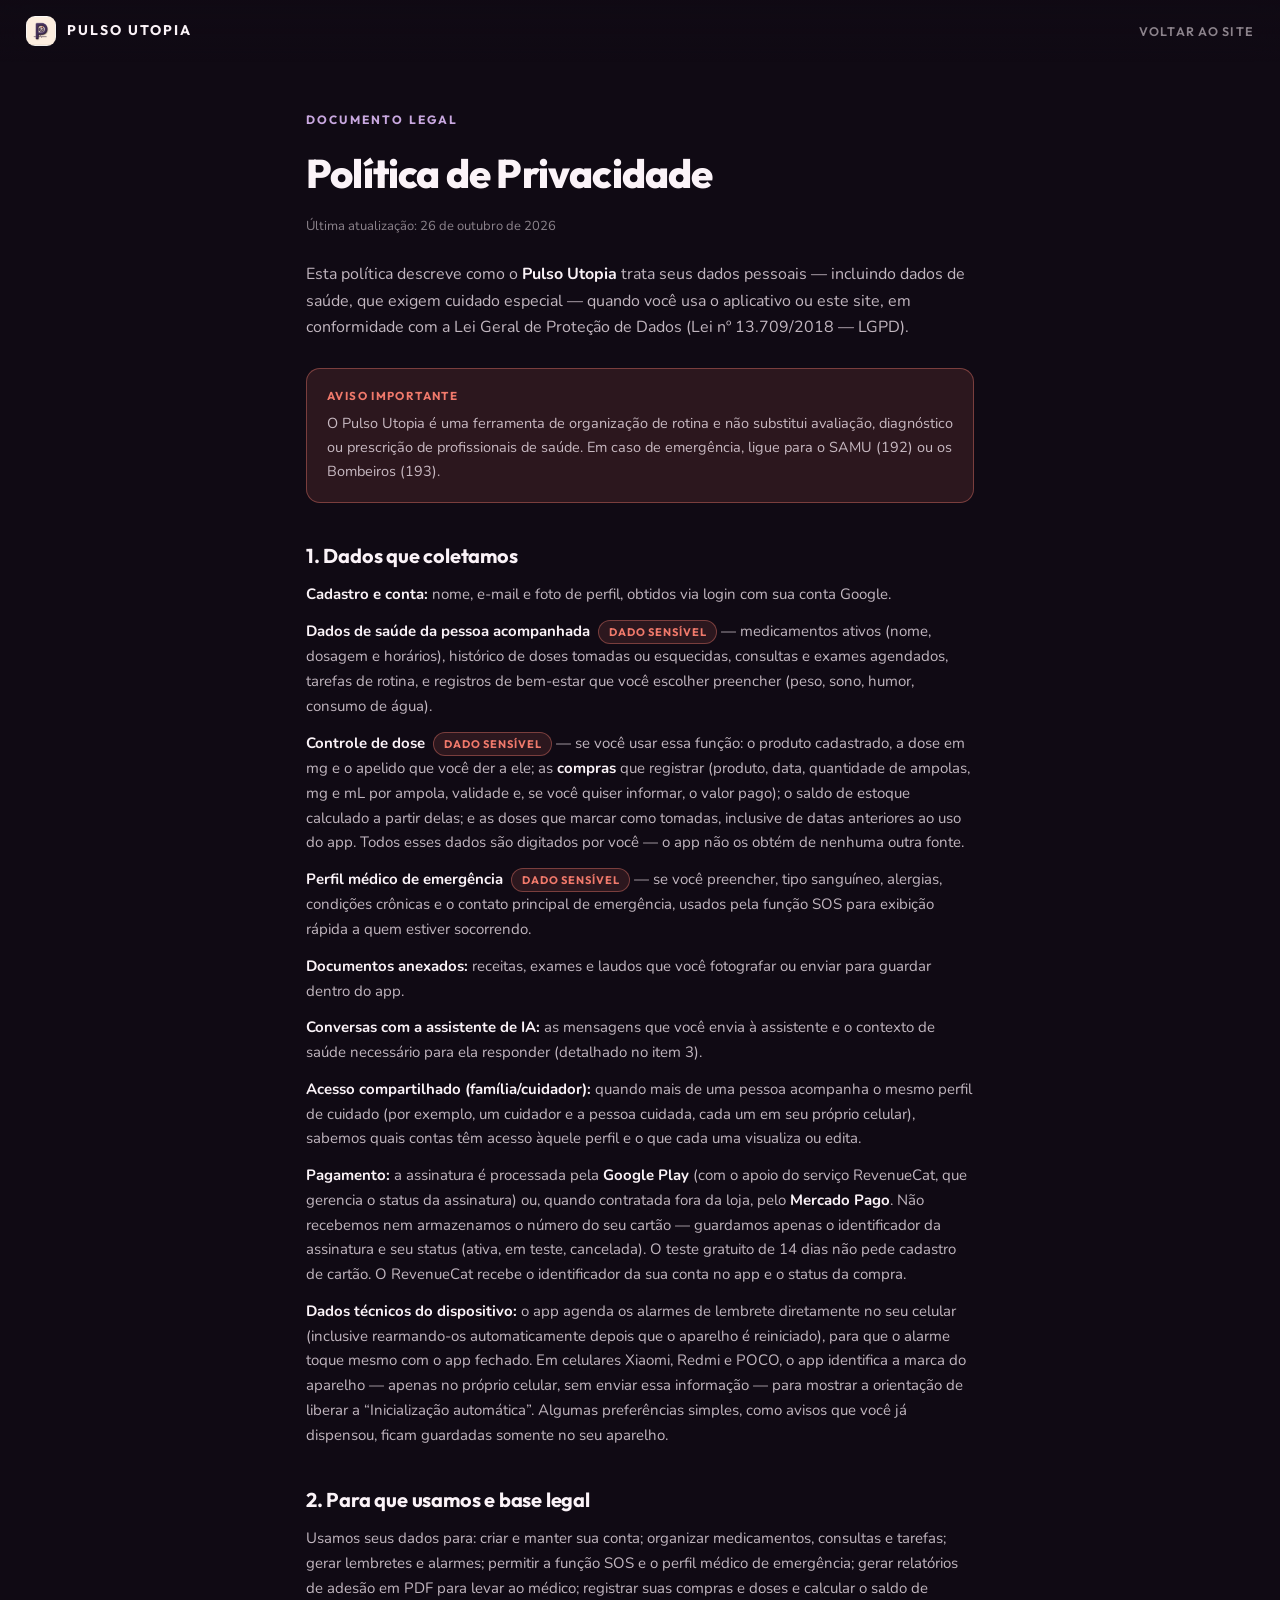
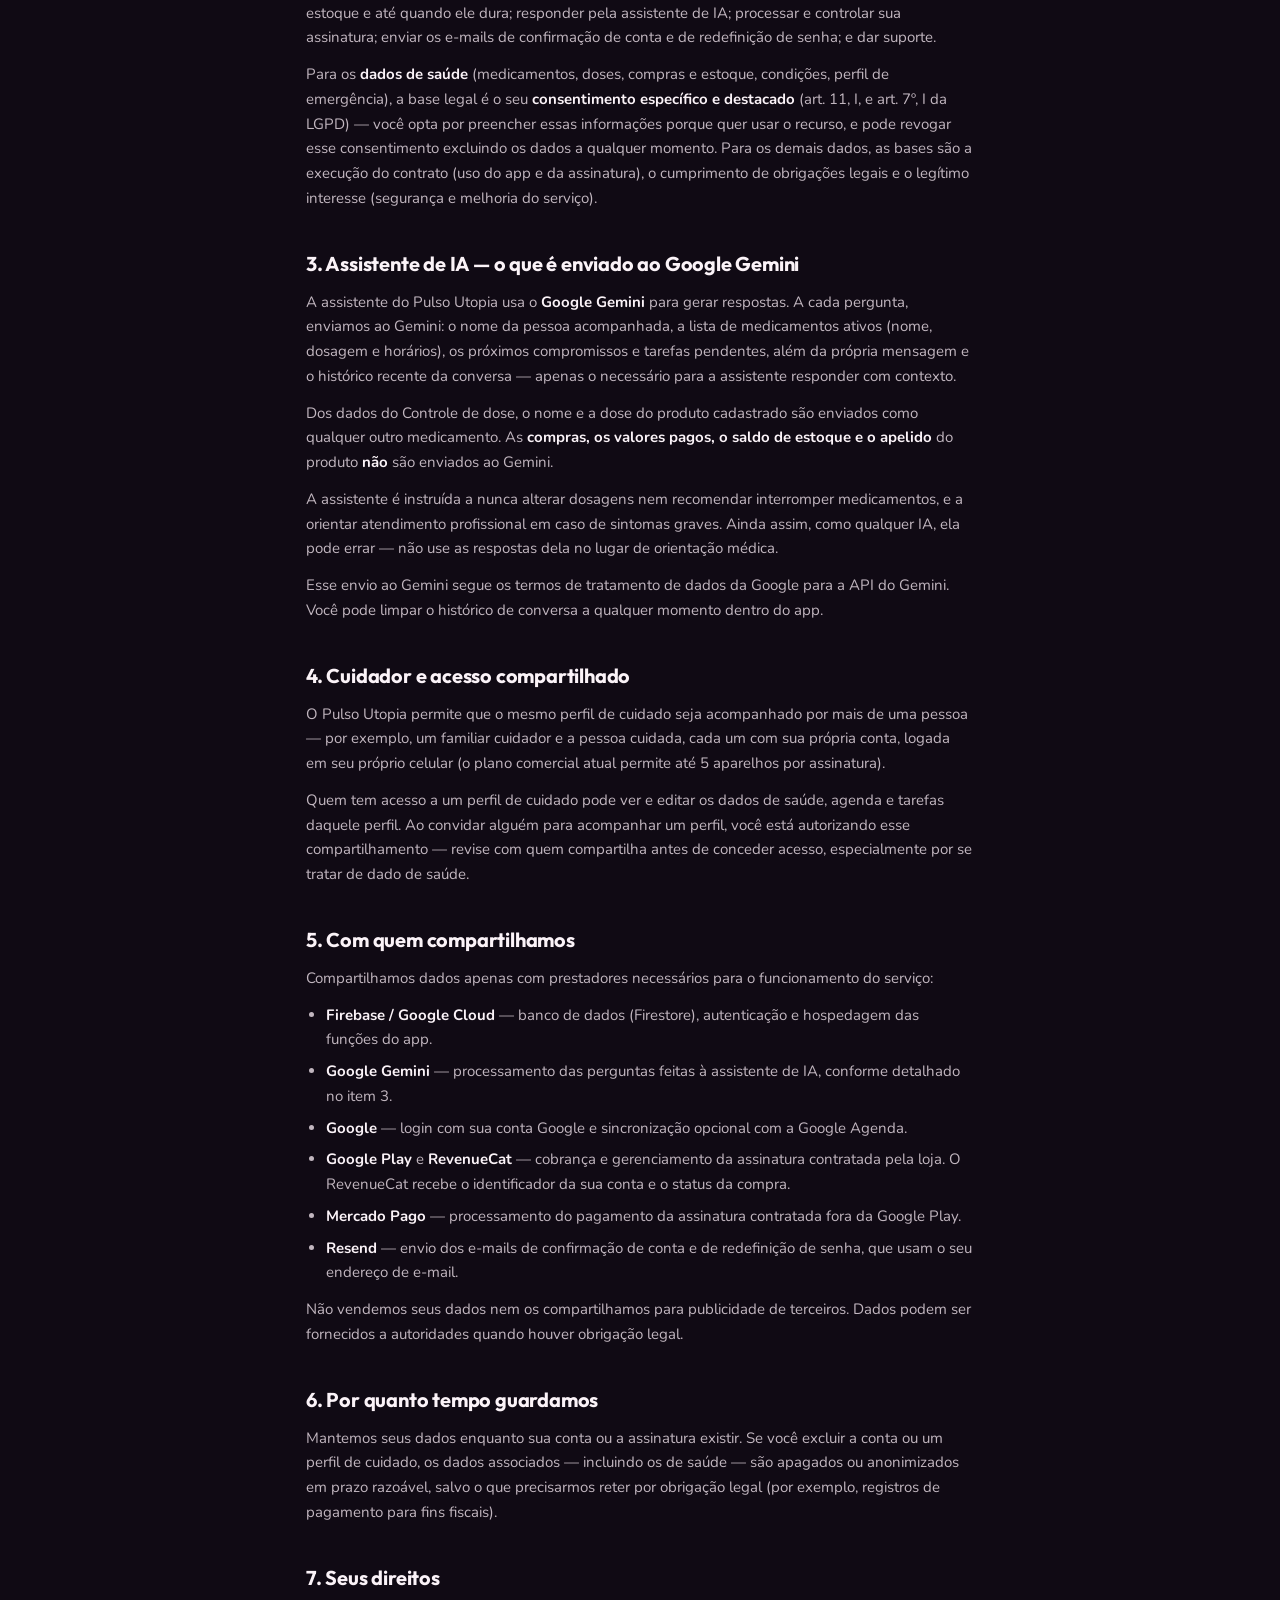
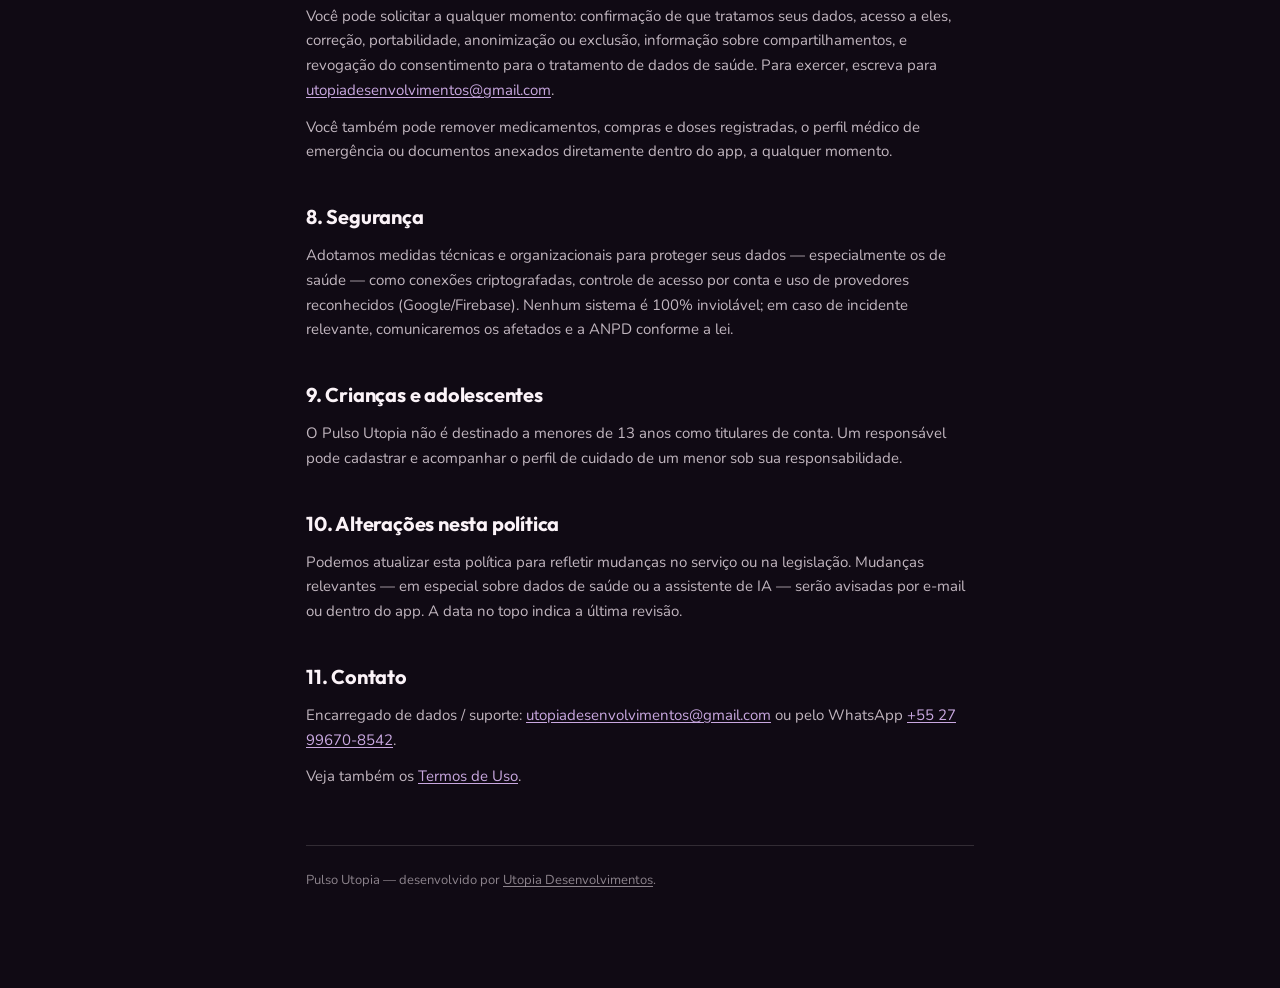
<file: privacidade.html>
<!doctype html>
<html lang="pt-BR">
<head>
<meta charset="utf-8" />
<meta name="viewport" content="width=device-width, initial-scale=1" />
<title>Política de Privacidade — Pulso Utopia</title>
<meta name="description" content="Quais dados o Pulso Utopia coleta (incluindo dados de saúde), para que são usados, com quem são compartilhados e como exercer seus direitos (LGPD)." />
<meta name="robots" content="index, follow" />
<meta name="theme-color" content="#100A14" />
<link rel="canonical" href="https://pulso.utopiadesenvolvimentos.com.br/privacidade.html" />
<link rel="icon" href="assets/favicon.svg" type="image/svg+xml" />

<link rel="preconnect" href="https://fonts.googleapis.com" />
<link rel="preconnect" href="https://fonts.gstatic.com" crossorigin />
<link href="https://fonts.googleapis.com/css2?family=Instrument+Serif:ital@0;1&family=Nunito:wght@400;600;700&family=Outfit:wght@300;500;600;700;800&display=swap" rel="stylesheet" />

<style>
:root{
  --bg:#100A14; --panel:rgba(24,15,30,.72);
  --ink:#F3E7EF; --ink-soft:rgba(243,231,239,.78); --ink-dim:rgba(243,231,239,.55);
  --line:rgba(251,243,248,.14);
  --coral:#F0796B; --coral-deep:#C9575F; --lilac:#C9A8E0; --white:#FBF3F8; --plum:#9A4BC0;
  --warn-bg:rgba(240,121,107,.12); --warn-line:rgba(240,121,107,.4);
  --font-display:'Outfit', system-ui, Arial, sans-serif;
  --font-body:'Nunito', system-ui, Arial, sans-serif;
}
*{box-sizing:border-box}
body{margin:0;background:var(--bg);color:var(--ink);font-family:var(--font-body);line-height:1.65}
html,body{overflow-x:clip}
a{color:var(--lilac);text-decoration:underline; text-underline-offset:2px;}
a:hover{color:var(--coral)}
h1,h2{font-family:var(--font-display);margin:0;color:var(--white)}

.top{position:sticky;top:0;z-index:5;display:flex;align-items:center;gap:12px;padding:16px 26px;backdrop-filter:blur(14px);background:linear-gradient(180deg,rgba(16,10,20,.92),rgba(16,10,20,.7))}
.top img{width:30px;height:30px;border-radius:9px;object-fit:contain}
.top span{font-family:var(--font-display);font-weight:700;font-size:14px;letter-spacing:.14em;text-transform:uppercase}
.top a.back{margin-left:auto;font-family:var(--font-display);font-size:12.5px;font-weight:600;letter-spacing:.1em;text-transform:uppercase;color:var(--ink-dim);text-decoration:none}
.top a.back:hover{color:var(--coral)}

main{max-width:720px;margin:0 auto;padding:48px 26px 96px}
.eyebrow{font-family:var(--font-display);font-size:12px;font-weight:700;letter-spacing:.18em;text-transform:uppercase;color:var(--lilac)}
h1{font-size:clamp(28px,4vw,40px);font-weight:800;letter-spacing:-.02em;margin-top:10px}
.updated{margin-top:10px;font-size:13px;color:var(--ink-dim)}
.intro{margin-top:24px;font-size:16px;color:var(--ink-soft)}

.callout{margin:28px 0;padding:18px 20px;border:1px solid var(--warn-line);background:var(--warn-bg);border-radius:14px}
.callout .label{font-family:var(--font-display);font-size:11.5px;font-weight:700;letter-spacing:.12em;text-transform:uppercase;color:var(--coral);margin-bottom:6px}
.callout p{margin:0;font-size:14.5px;color:var(--ink-soft)}

section{margin-top:36px}
section h2{font-size:20px;font-weight:700;letter-spacing:-.01em}
section .body{margin-top:10px;font-size:15px;color:var(--ink-soft)}
section .body p{margin:0 0 12px}
section .body p:last-child{margin-bottom:0}
section ul{margin:0 0 12px;padding-left:20px}
section li{margin-bottom:7px}
section li:last-child{margin-bottom:0}
strong{color:var(--white)}

.pill{display:inline-block;font-family:var(--font-display);font-size:11px;font-weight:700;letter-spacing:.08em;text-transform:uppercase;color:var(--coral);background:var(--warn-bg);border:1px solid var(--warn-line);border-radius:999px;padding:2px 10px;margin-left:8px;vertical-align:middle}

footer{border-top:1px solid var(--line);margin-top:56px;padding-top:24px;font-size:13px;color:var(--ink-dim)}
footer a{color:var(--ink-dim)}
</style>
</head>
<body>

<div class="top">
  <a href="/" style="display:flex;align-items:center;gap:11px;text-decoration:none">
    <img src="assets/pulso-icon.png" alt="" />
    <span style="color:var(--white)">Pulso Utopia</span>
  </a>
  <a class="back" href="/">Voltar ao site</a>
</div>

<main>
  <div class="eyebrow">Documento legal</div>
  <h1>Política de Privacidade</h1>
  <p class="updated">Última atualização: 26 de outubro de 2026</p>

  <p class="intro">
    Esta política descreve como o <strong>Pulso Utopia</strong> trata seus dados pessoais — incluindo dados de
    saúde, que exigem cuidado especial — quando você usa o aplicativo ou este site, em conformidade com a Lei
    Geral de Proteção de Dados (Lei nº 13.709/2018 — LGPD).
  </p>

  <div class="callout">
    <div class="label">Aviso importante</div>
    <p>O Pulso Utopia é uma ferramenta de organização de rotina e não substitui avaliação, diagnóstico ou
    prescrição de profissionais de saúde. Em caso de emergência, ligue para o SAMU (192) ou os Bombeiros (193).</p>
  </div>

  <section>
    <h2>1. Dados que coletamos</h2>
    <div class="body">
      <p><strong>Cadastro e conta:</strong> nome, e-mail e foto de perfil, obtidos via login com sua conta Google.</p>
      <p><strong>Dados de saúde da pessoa acompanhada</strong><span class="pill">dado sensível</span> — medicamentos ativos (nome, dosagem e horários), histórico de doses tomadas ou esquecidas, consultas e exames agendados, tarefas de rotina, e registros de bem-estar que você escolher preencher (peso, sono, humor, consumo de água).</p>
      <p><strong>Controle de dose</strong><span class="pill">dado sensível</span> — se você usar essa função: o produto cadastrado, a dose em mg e o apelido que você der a ele; as <strong>compras</strong> que registrar (produto, data, quantidade de ampolas, mg e mL por ampola, validade e, se você quiser informar, o valor pago); o saldo de estoque calculado a partir delas; e as doses que marcar como tomadas, inclusive de datas anteriores ao uso do app. Todos esses dados são digitados por você — o app não os obtém de nenhuma outra fonte.</p>
      <p><strong>Perfil médico de emergência</strong><span class="pill">dado sensível</span> — se você preencher, tipo sanguíneo, alergias, condições crônicas e o contato principal de emergência, usados pela função SOS para exibição rápida a quem estiver socorrendo.</p>
      <p><strong>Documentos anexados:</strong> receitas, exames e laudos que você fotografar ou enviar para guardar dentro do app.</p>
      <p><strong>Conversas com a assistente de IA:</strong> as mensagens que você envia à assistente e o contexto de saúde necessário para ela responder (detalhado no item 3).</p>
      <p><strong>Acesso compartilhado (família/cuidador):</strong> quando mais de uma pessoa acompanha o mesmo perfil de cuidado (por exemplo, um cuidador e a pessoa cuidada, cada um em seu próprio celular), sabemos quais contas têm acesso àquele perfil e o que cada uma visualiza ou edita.</p>
      <p><strong>Pagamento:</strong> a assinatura é processada pela <strong>Google Play</strong> (com o apoio do serviço RevenueCat, que gerencia o status da assinatura) ou, quando contratada fora da loja, pelo <strong>Mercado Pago</strong>. Não recebemos nem armazenamos o número do seu cartão — guardamos apenas o identificador da assinatura e seu status (ativa, em teste, cancelada). O teste gratuito de 14 dias não pede cadastro de cartão. O RevenueCat recebe o identificador da sua conta no app e o status da compra.</p>
      <p><strong>Dados técnicos do dispositivo:</strong> o app agenda os alarmes de lembrete diretamente no seu celular (inclusive rearmando-os automaticamente depois que o aparelho é reiniciado), para que o alarme toque mesmo com o app fechado. Em celulares Xiaomi, Redmi e POCO, o app identifica a marca do aparelho — apenas no próprio celular, sem enviar essa informação — para mostrar a orientação de liberar a “Inicialização automática”. Algumas preferências simples, como avisos que você já dispensou, ficam guardadas somente no seu aparelho.</p>
    </div>
  </section>

  <section>
    <h2>2. Para que usamos e base legal</h2>
    <div class="body">
      <p>Usamos seus dados para: criar e manter sua conta; organizar medicamentos, consultas e tarefas; gerar lembretes e alarmes; permitir a função SOS e o perfil médico de emergência; gerar relatórios de adesão em PDF para levar ao médico; registrar suas compras e doses e calcular o saldo de estoque e até quando ele dura; responder pela assistente de IA; processar e controlar sua assinatura; enviar os e-mails de confirmação de conta e de redefinição de senha; e dar suporte.</p>
      <p>Para os <strong>dados de saúde</strong> (medicamentos, doses, compras e estoque, condições, perfil de emergência), a base legal é o seu <strong>consentimento específico e destacado</strong> (art. 11, I, e art. 7º, I da LGPD) — você opta por preencher essas informações porque quer usar o recurso, e pode revogar esse consentimento excluindo os dados a qualquer momento. Para os demais dados, as bases são a execução do contrato (uso do app e da assinatura), o cumprimento de obrigações legais e o legítimo interesse (segurança e melhoria do serviço).</p>
    </div>
  </section>

  <section>
    <h2>3. Assistente de IA — o que é enviado ao Google Gemini</h2>
    <div class="body">
      <p>A assistente do Pulso Utopia usa o <strong>Google Gemini</strong> para gerar respostas. A cada pergunta, enviamos ao Gemini: o nome da pessoa acompanhada, a lista de medicamentos ativos (nome, dosagem e horários), os próximos compromissos e tarefas pendentes, além da própria mensagem e o histórico recente da conversa — apenas o necessário para a assistente responder com contexto.</p>
      <p>Dos dados do Controle de dose, o nome e a dose do produto cadastrado são enviados como qualquer outro medicamento. As <strong>compras, os valores pagos, o saldo de estoque e o apelido</strong> do produto <strong>não</strong> são enviados ao Gemini.</p>
      <p>A assistente é instruída a nunca alterar dosagens nem recomendar interromper medicamentos, e a orientar atendimento profissional em caso de sintomas graves. Ainda assim, como qualquer IA, ela pode errar — não use as respostas dela no lugar de orientação médica.</p>
      <p>Esse envio ao Gemini segue os termos de tratamento de dados da Google para a API do Gemini. Você pode limpar o histórico de conversa a qualquer momento dentro do app.</p>
    </div>
  </section>

  <section>
    <h2>4. Cuidador e acesso compartilhado</h2>
    <div class="body">
      <p>O Pulso Utopia permite que o mesmo perfil de cuidado seja acompanhado por mais de uma pessoa — por exemplo, um familiar cuidador e a pessoa cuidada, cada um com sua própria conta, logada em seu próprio celular (o plano comercial atual permite até 5 aparelhos por assinatura).</p>
      <p>Quem tem acesso a um perfil de cuidado pode ver e editar os dados de saúde, agenda e tarefas daquele perfil. Ao convidar alguém para acompanhar um perfil, você está autorizando esse compartilhamento — revise com quem compartilha antes de conceder acesso, especialmente por se tratar de dado de saúde.</p>
    </div>
  </section>

  <section>
    <h2>5. Com quem compartilhamos</h2>
    <div class="body">
      <p>Compartilhamos dados apenas com prestadores necessários para o funcionamento do serviço:</p>
      <ul>
        <li><strong>Firebase / Google Cloud</strong> — banco de dados (Firestore), autenticação e hospedagem das funções do app.</li>
        <li><strong>Google Gemini</strong> — processamento das perguntas feitas à assistente de IA, conforme detalhado no item 3.</li>
        <li><strong>Google</strong> — login com sua conta Google e sincronização opcional com a Google Agenda.</li>
        <li><strong>Google Play</strong> e <strong>RevenueCat</strong> — cobrança e gerenciamento da assinatura contratada pela loja. O RevenueCat recebe o identificador da sua conta e o status da compra.</li>
        <li><strong>Mercado Pago</strong> — processamento do pagamento da assinatura contratada fora da Google Play.</li>
        <li><strong>Resend</strong> — envio dos e-mails de confirmação de conta e de redefinição de senha, que usam o seu endereço de e-mail.</li>
      </ul>
      <p>Não vendemos seus dados nem os compartilhamos para publicidade de terceiros. Dados podem ser fornecidos a autoridades quando houver obrigação legal.</p>
    </div>
  </section>

  <section>
    <h2>6. Por quanto tempo guardamos</h2>
    <div class="body">
      <p>Mantemos seus dados enquanto sua conta ou a assinatura existir. Se você excluir a conta ou um perfil de cuidado, os dados associados — incluindo os de saúde — são apagados ou anonimizados em prazo razoável, salvo o que precisarmos reter por obrigação legal (por exemplo, registros de pagamento para fins fiscais).</p>
    </div>
  </section>

  <section>
    <h2>7. Seus direitos</h2>
    <div class="body">
      <p>Você pode solicitar a qualquer momento: confirmação de que tratamos seus dados, acesso a eles, correção, portabilidade, anonimização ou exclusão, informação sobre compartilhamentos, e revogação do consentimento para o tratamento de dados de saúde. Para exercer, escreva para
        <a href="mailto:utopiadesenvolvimentos@gmail.com">utopiadesenvolvimentos@gmail.com</a>.
      </p>
      <p>Você também pode remover medicamentos, compras e doses registradas, o perfil médico de emergência ou documentos anexados diretamente dentro do app, a qualquer momento.</p>
    </div>
  </section>

  <section>
    <h2>8. Segurança</h2>
    <div class="body">
      <p>Adotamos medidas técnicas e organizacionais para proteger seus dados — especialmente os de saúde — como conexões criptografadas, controle de acesso por conta e uso de provedores reconhecidos (Google/Firebase). Nenhum sistema é 100% inviolável; em caso de incidente relevante, comunicaremos os afetados e a ANPD conforme a lei.</p>
    </div>
  </section>

  <section>
    <h2>9. Crianças e adolescentes</h2>
    <div class="body">
      <p>O Pulso Utopia não é destinado a menores de 13 anos como titulares de conta. Um responsável pode cadastrar e acompanhar o perfil de cuidado de um menor sob sua responsabilidade.</p>
    </div>
  </section>

  <section>
    <h2>10. Alterações nesta política</h2>
    <div class="body">
      <p>Podemos atualizar esta política para refletir mudanças no serviço ou na legislação. Mudanças relevantes — em especial sobre dados de saúde ou a assistente de IA — serão avisadas por e-mail ou dentro do app. A data no topo indica a última revisão.</p>
    </div>
  </section>

  <section>
    <h2>11. Contato</h2>
    <div class="body">
      <p>Encarregado de dados / suporte: <a href="mailto:utopiadesenvolvimentos@gmail.com">utopiadesenvolvimentos@gmail.com</a> ou pelo WhatsApp <a href="https://wa.me/5527996708542" target="_blank" rel="noreferrer">+55 27 99670-8542</a>.</p>
      <p>Veja também os <a href="/termos.html">Termos de Uso</a>.</p>
    </div>
  </section>

  <footer>
    Pulso Utopia — desenvolvido por <a href="https://utopiadesenvolvimentos.com.br/" target="_blank" rel="noreferrer">Utopia Desenvolvimentos</a>.
  </footer>
</main>

</body>
</html>
</file>
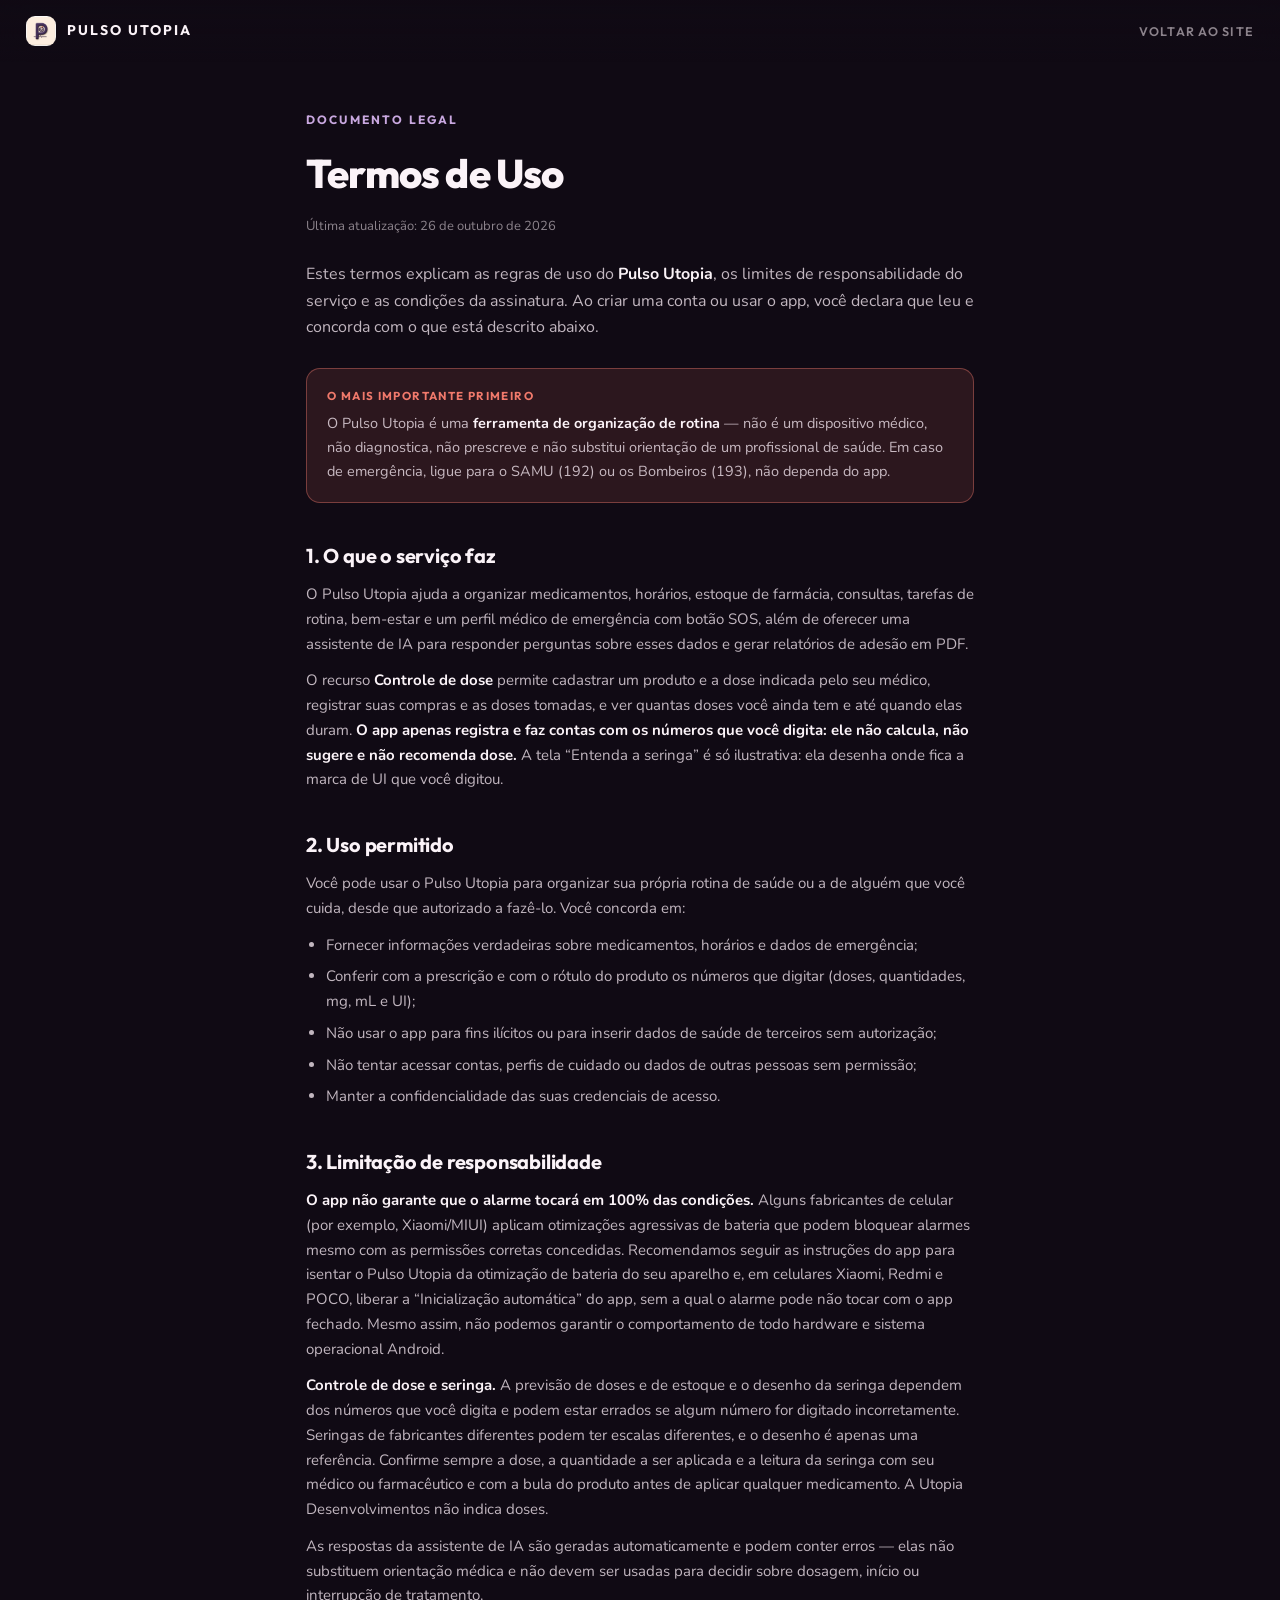
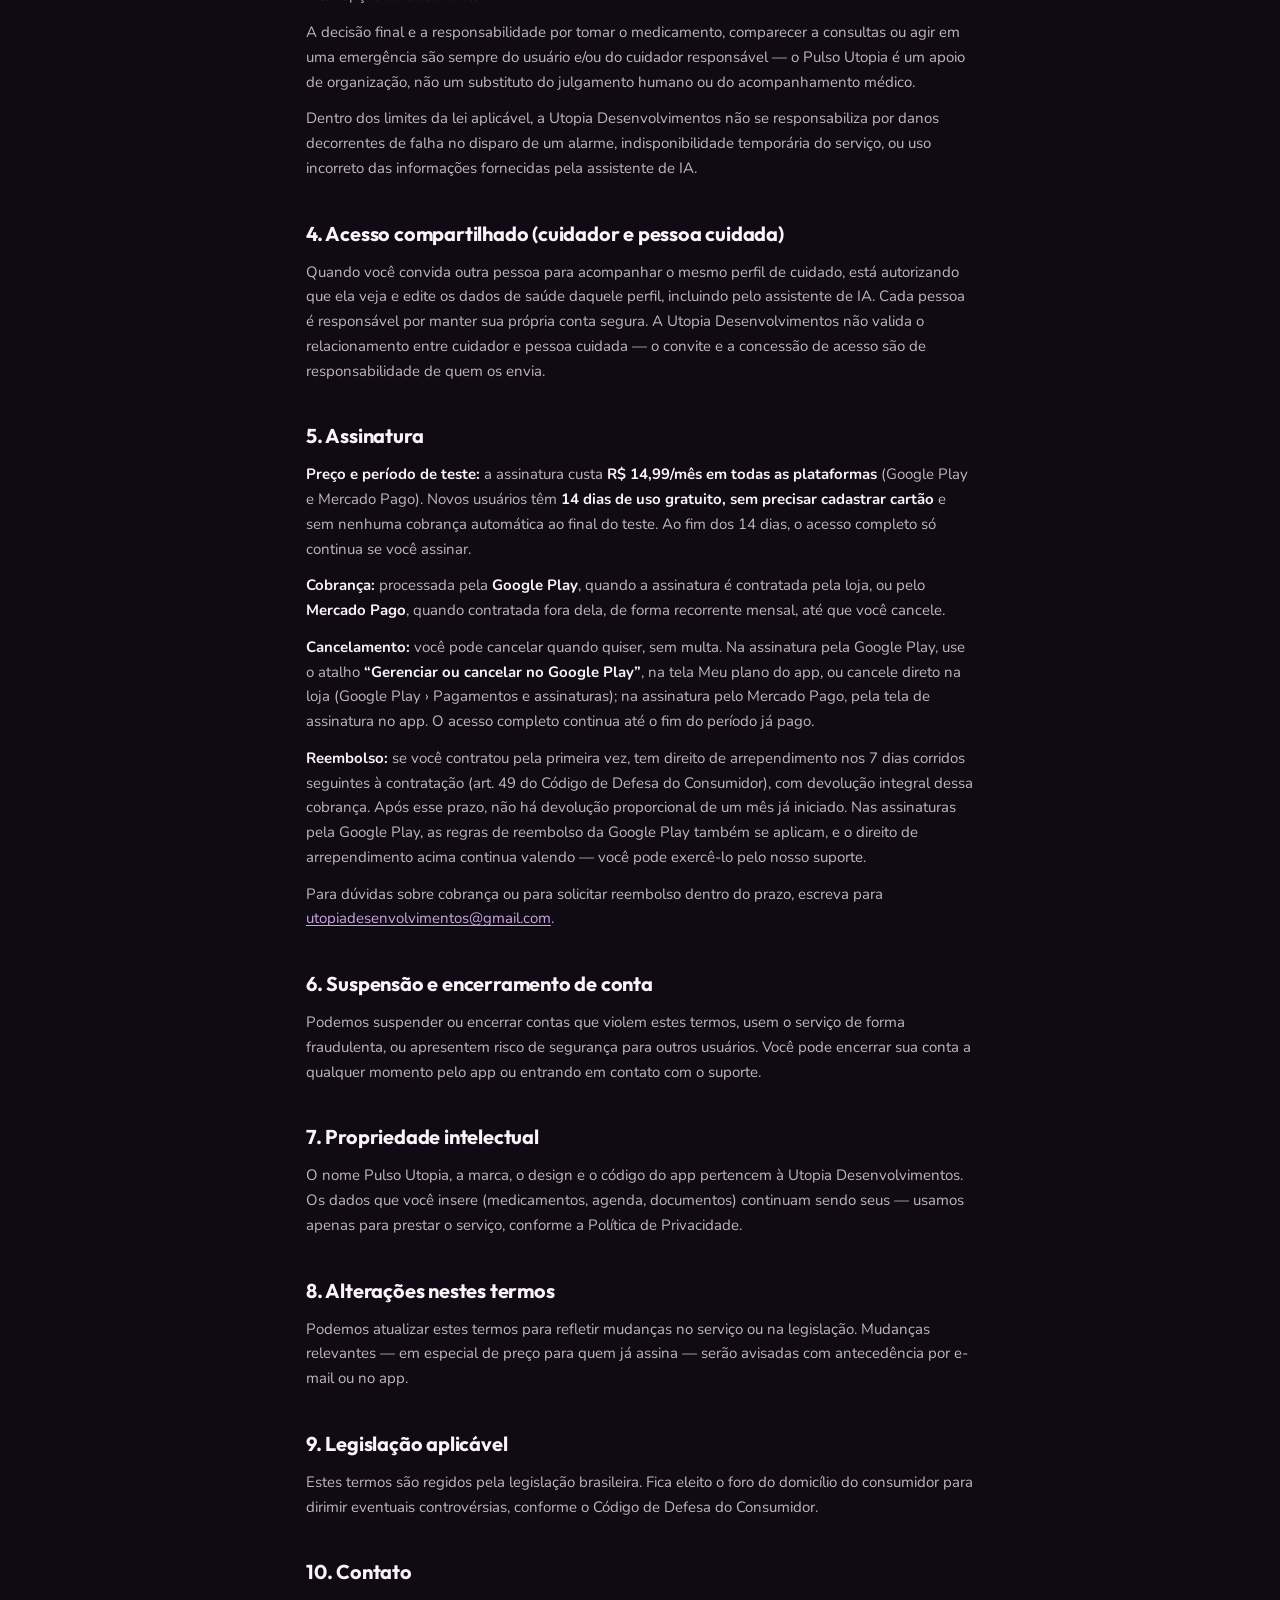
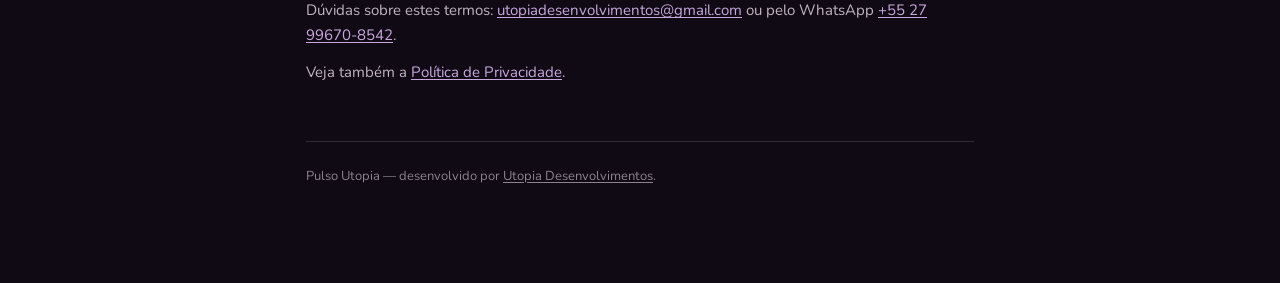
<file: termos.html>
<!doctype html>
<html lang="pt-BR">
<head>
<meta charset="utf-8" />
<meta name="viewport" content="width=device-width, initial-scale=1" />
<title>Termos de Uso — Pulso Utopia</title>
<meta name="description" content="Regras de uso do Pulso Utopia, condições da assinatura, e limitações de responsabilidade sobre lembretes de medicamento e a assistente de IA." />
<meta name="robots" content="index, follow" />
<meta name="theme-color" content="#100A14" />
<link rel="canonical" href="https://pulso.utopiadesenvolvimentos.com.br/termos.html" />
<link rel="icon" href="assets/favicon.svg" type="image/svg+xml" />

<link rel="preconnect" href="https://fonts.googleapis.com" />
<link rel="preconnect" href="https://fonts.gstatic.com" crossorigin />
<link href="https://fonts.googleapis.com/css2?family=Instrument+Serif:ital@0;1&family=Nunito:wght@400;600;700&family=Outfit:wght@300;500;600;700;800&display=swap" rel="stylesheet" />

<style>
:root{
  --bg:#100A14; --panel:rgba(24,15,30,.72);
  --ink:#F3E7EF; --ink-soft:rgba(243,231,239,.78); --ink-dim:rgba(243,231,239,.55);
  --line:rgba(251,243,248,.14);
  --coral:#F0796B; --coral-deep:#C9575F; --lilac:#C9A8E0; --white:#FBF3F8; --plum:#9A4BC0;
  --warn-bg:rgba(240,121,107,.12); --warn-line:rgba(240,121,107,.4);
  --font-display:'Outfit', system-ui, Arial, sans-serif;
  --font-body:'Nunito', system-ui, Arial, sans-serif;
}
*{box-sizing:border-box}
body{margin:0;background:var(--bg);color:var(--ink);font-family:var(--font-body);line-height:1.65}
html,body{overflow-x:clip}
a{color:var(--lilac);text-decoration:underline; text-underline-offset:2px;}
a:hover{color:var(--coral)}
h1,h2{font-family:var(--font-display);margin:0;color:var(--white)}

.top{position:sticky;top:0;z-index:5;display:flex;align-items:center;gap:12px;padding:16px 26px;backdrop-filter:blur(14px);background:linear-gradient(180deg,rgba(16,10,20,.92),rgba(16,10,20,.7))}
.top img{width:30px;height:30px;border-radius:9px;object-fit:contain}
.top span{font-family:var(--font-display);font-weight:700;font-size:14px;letter-spacing:.14em;text-transform:uppercase}
.top a.back{margin-left:auto;font-family:var(--font-display);font-size:12.5px;font-weight:600;letter-spacing:.1em;text-transform:uppercase;color:var(--ink-dim);text-decoration:none}
.top a.back:hover{color:var(--coral)}

main{max-width:720px;margin:0 auto;padding:48px 26px 96px}
.eyebrow{font-family:var(--font-display);font-size:12px;font-weight:700;letter-spacing:.18em;text-transform:uppercase;color:var(--lilac)}
h1{font-size:clamp(28px,4vw,40px);font-weight:800;letter-spacing:-.02em;margin-top:10px}
.updated{margin-top:10px;font-size:13px;color:var(--ink-dim)}
.intro{margin-top:24px;font-size:16px;color:var(--ink-soft)}

.callout{margin:28px 0;padding:18px 20px;border:1px solid var(--warn-line);background:var(--warn-bg);border-radius:14px}
.callout .label{font-family:var(--font-display);font-size:11.5px;font-weight:700;letter-spacing:.12em;text-transform:uppercase;color:var(--coral);margin-bottom:6px}
.callout p{margin:0;font-size:14.5px;color:var(--ink-soft)}

section{margin-top:36px}
section h2{font-size:20px;font-weight:700;letter-spacing:-.01em}
section .body{margin-top:10px;font-size:15px;color:var(--ink-soft)}
section .body p{margin:0 0 12px}
section .body p:last-child{margin-bottom:0}
section ul{margin:0 0 12px;padding-left:20px}
section li{margin-bottom:7px}
section li:last-child{margin-bottom:0}
strong{color:var(--white)}

footer{border-top:1px solid var(--line);margin-top:56px;padding-top:24px;font-size:13px;color:var(--ink-dim)}
footer a{color:var(--ink-dim)}
</style>
</head>
<body>

<div class="top">
  <a href="/" style="display:flex;align-items:center;gap:11px;text-decoration:none">
    <img src="assets/pulso-icon.png" alt="" />
    <span style="color:var(--white)">Pulso Utopia</span>
  </a>
  <a class="back" href="/">Voltar ao site</a>
</div>

<main>
  <div class="eyebrow">Documento legal</div>
  <h1>Termos de Uso</h1>
  <p class="updated">Última atualização: 26 de outubro de 2026</p>

  <p class="intro">
    Estes termos explicam as regras de uso do <strong>Pulso Utopia</strong>, os limites de responsabilidade do
    serviço e as condições da assinatura. Ao criar uma conta ou usar o app, você declara que leu e concorda com
    o que está descrito abaixo.
  </p>

  <div class="callout">
    <div class="label">O mais importante primeiro</div>
    <p>O Pulso Utopia é uma <strong>ferramenta de organização de rotina</strong> — não é um dispositivo médico,
    não diagnostica, não prescreve e não substitui orientação de um profissional de saúde. Em caso de emergência,
    ligue para o SAMU (192) ou os Bombeiros (193), não dependa do app.</p>
  </div>

  <section>
    <h2>1. O que o serviço faz</h2>
    <div class="body">
      <p>O Pulso Utopia ajuda a organizar medicamentos, horários, estoque de farmácia, consultas, tarefas de
      rotina, bem-estar e um perfil médico de emergência com botão SOS, além de oferecer uma assistente de IA
      para responder perguntas sobre esses dados e gerar relatórios de adesão em PDF.</p>
      <p>O recurso <strong>Controle de dose</strong> permite cadastrar um produto e a dose indicada pelo seu médico,
      registrar suas compras e as doses tomadas, e ver quantas doses você ainda tem e até quando elas duram.
      <strong>O app apenas registra e faz contas com os números que você digita: ele não calcula, não sugere e não
      recomenda dose.</strong> A tela “Entenda a seringa” é só ilustrativa: ela desenha onde fica a marca de UI
      que você digitou.</p>
    </div>
  </section>

  <section>
    <h2>2. Uso permitido</h2>
    <div class="body">
      <p>Você pode usar o Pulso Utopia para organizar sua própria rotina de saúde ou a de alguém que você cuida,
      desde que autorizado a fazê-lo. Você concorda em:</p>
      <ul>
        <li>Fornecer informações verdadeiras sobre medicamentos, horários e dados de emergência;</li>
        <li>Conferir com a prescrição e com o rótulo do produto os números que digitar (doses, quantidades, mg, mL e UI);</li>
        <li>Não usar o app para fins ilícitos ou para inserir dados de saúde de terceiros sem autorização;</li>
        <li>Não tentar acessar contas, perfis de cuidado ou dados de outras pessoas sem permissão;</li>
        <li>Manter a confidencialidade das suas credenciais de acesso.</li>
      </ul>
    </div>
  </section>

  <section>
    <h2>3. Limitação de responsabilidade</h2>
    <div class="body">
      <p><strong>O app não garante que o alarme tocará em 100% das condições.</strong> Alguns fabricantes de
      celular (por exemplo, Xiaomi/MIUI) aplicam otimizações agressivas de bateria que podem bloquear alarmes
      mesmo com as permissões corretas concedidas. Recomendamos seguir as instruções do app para isentar o
      Pulso Utopia da otimização de bateria do seu aparelho e, em celulares Xiaomi, Redmi e POCO, liberar a
      “Inicialização automática” do app, sem a qual o alarme pode não tocar com o app fechado. Mesmo assim, não
      podemos garantir o comportamento de todo hardware e sistema operacional Android.</p>
      <p><strong>Controle de dose e seringa.</strong> A previsão de doses e de estoque e o desenho da seringa
      dependem dos números que você digita e podem estar errados se algum número for digitado incorretamente.
      Seringas de fabricantes diferentes podem ter escalas diferentes, e o desenho é apenas uma referência.
      Confirme sempre a dose, a quantidade a ser aplicada e a leitura da seringa com seu médico ou farmacêutico e
      com a bula do produto antes de aplicar qualquer medicamento. A Utopia Desenvolvimentos não indica doses.</p>
      <p>As respostas da assistente de IA são geradas automaticamente e podem conter erros — elas não substituem
      orientação médica e não devem ser usadas para decidir sobre dosagem, início ou interrupção de tratamento.</p>
      <p>A decisão final e a responsabilidade por tomar o medicamento, comparecer a consultas ou agir em uma
      emergência são sempre do usuário e/ou do cuidador responsável — o Pulso Utopia é um apoio de organização,
      não um substituto do julgamento humano ou do acompanhamento médico.</p>
      <p>Dentro dos limites da lei aplicável, a Utopia Desenvolvimentos não se responsabiliza por danos
      decorrentes de falha no disparo de um alarme, indisponibilidade temporária do serviço, ou uso incorreto
      das informações fornecidas pela assistente de IA.</p>
    </div>
  </section>

  <section>
    <h2>4. Acesso compartilhado (cuidador e pessoa cuidada)</h2>
    <div class="body">
      <p>Quando você convida outra pessoa para acompanhar o mesmo perfil de cuidado, está autorizando que ela
      veja e edite os dados de saúde daquele perfil, incluindo pelo assistente de IA. Cada pessoa é responsável
      por manter sua própria conta segura. A Utopia Desenvolvimentos não valida o relacionamento entre cuidador
      e pessoa cuidada — o convite e a concessão de acesso são de responsabilidade de quem os envia.</p>
    </div>
  </section>

  <section>
    <h2>5. Assinatura</h2>
    <div class="body">
      <p><strong>Preço e período de teste:</strong> a assinatura custa <strong>R$ 14,99/mês em todas as
      plataformas</strong> (Google Play e Mercado Pago). Novos usuários têm <strong>14 dias de uso gratuito, sem
      precisar cadastrar cartão</strong> e sem nenhuma cobrança automática ao final do teste. Ao fim dos 14 dias, o
      acesso completo só continua se você assinar.</p>
      <p><strong>Cobrança:</strong> processada pela <strong>Google Play</strong>, quando a assinatura é contratada
      pela loja, ou pelo <strong>Mercado Pago</strong>, quando contratada fora dela, de forma recorrente mensal,
      até que você cancele.</p>
      <p><strong>Cancelamento:</strong> você pode cancelar quando quiser, sem multa. Na assinatura pela Google
      Play, use o atalho <strong>“Gerenciar ou cancelar no Google Play”</strong>, na tela Meu plano do app, ou
      cancele direto na loja (Google Play › Pagamentos e assinaturas); na assinatura pelo Mercado Pago, pela
      tela de assinatura no app. O acesso completo continua até o fim do período já pago.</p>
      <p><strong>Reembolso:</strong> se você contratou pela primeira vez, tem direito de arrependimento nos 7
      dias corridos seguintes à contratação (art. 49 do Código de Defesa do Consumidor), com devolução integral
      dessa cobrança. Após esse prazo, não há devolução proporcional de um mês já iniciado. Nas assinaturas pela
      Google Play, as regras de reembolso da Google Play também se aplicam, e o direito de arrependimento acima
      continua valendo — você pode exercê-lo pelo nosso suporte.</p>
      <p>Para dúvidas sobre cobrança ou para solicitar reembolso dentro do prazo, escreva para
        <a href="mailto:utopiadesenvolvimentos@gmail.com">utopiadesenvolvimentos@gmail.com</a>.
      </p>
    </div>
  </section>

  <section>
    <h2>6. Suspensão e encerramento de conta</h2>
    <div class="body">
      <p>Podemos suspender ou encerrar contas que violem estes termos, usem o serviço de forma fraudulenta, ou
      apresentem risco de segurança para outros usuários. Você pode encerrar sua conta a qualquer momento pelo
      app ou entrando em contato com o suporte.</p>
    </div>
  </section>

  <section>
    <h2>7. Propriedade intelectual</h2>
    <div class="body">
      <p>O nome Pulso Utopia, a marca, o design e o código do app pertencem à Utopia Desenvolvimentos. Os dados
      que você insere (medicamentos, agenda, documentos) continuam sendo seus — usamos apenas para prestar o
      serviço, conforme a Política de Privacidade.</p>
    </div>
  </section>

  <section>
    <h2>8. Alterações nestes termos</h2>
    <div class="body">
      <p>Podemos atualizar estes termos para refletir mudanças no serviço ou na legislação. Mudanças relevantes
      — em especial de preço para quem já assina — serão avisadas com antecedência por e-mail ou no app.</p>
    </div>
  </section>

  <section>
    <h2>9. Legislação aplicável</h2>
    <div class="body">
      <p>Estes termos são regidos pela legislação brasileira. Fica eleito o foro do domicílio do consumidor para
      dirimir eventuais controvérsias, conforme o Código de Defesa do Consumidor.</p>
    </div>
  </section>

  <section>
    <h2>10. Contato</h2>
    <div class="body">
      <p>Dúvidas sobre estes termos: <a href="mailto:utopiadesenvolvimentos@gmail.com">utopiadesenvolvimentos@gmail.com</a> ou pelo WhatsApp <a href="https://wa.me/5527996708542" target="_blank" rel="noreferrer">+55 27 99670-8542</a>.</p>
      <p>Veja também a <a href="/privacidade.html">Política de Privacidade</a>.</p>
    </div>
  </section>

  <footer>
    Pulso Utopia — desenvolvido por <a href="https://utopiadesenvolvimentos.com.br/" target="_blank" rel="noreferrer">Utopia Desenvolvimentos</a>.
  </footer>
</main>

</body>
</html>
</file>
